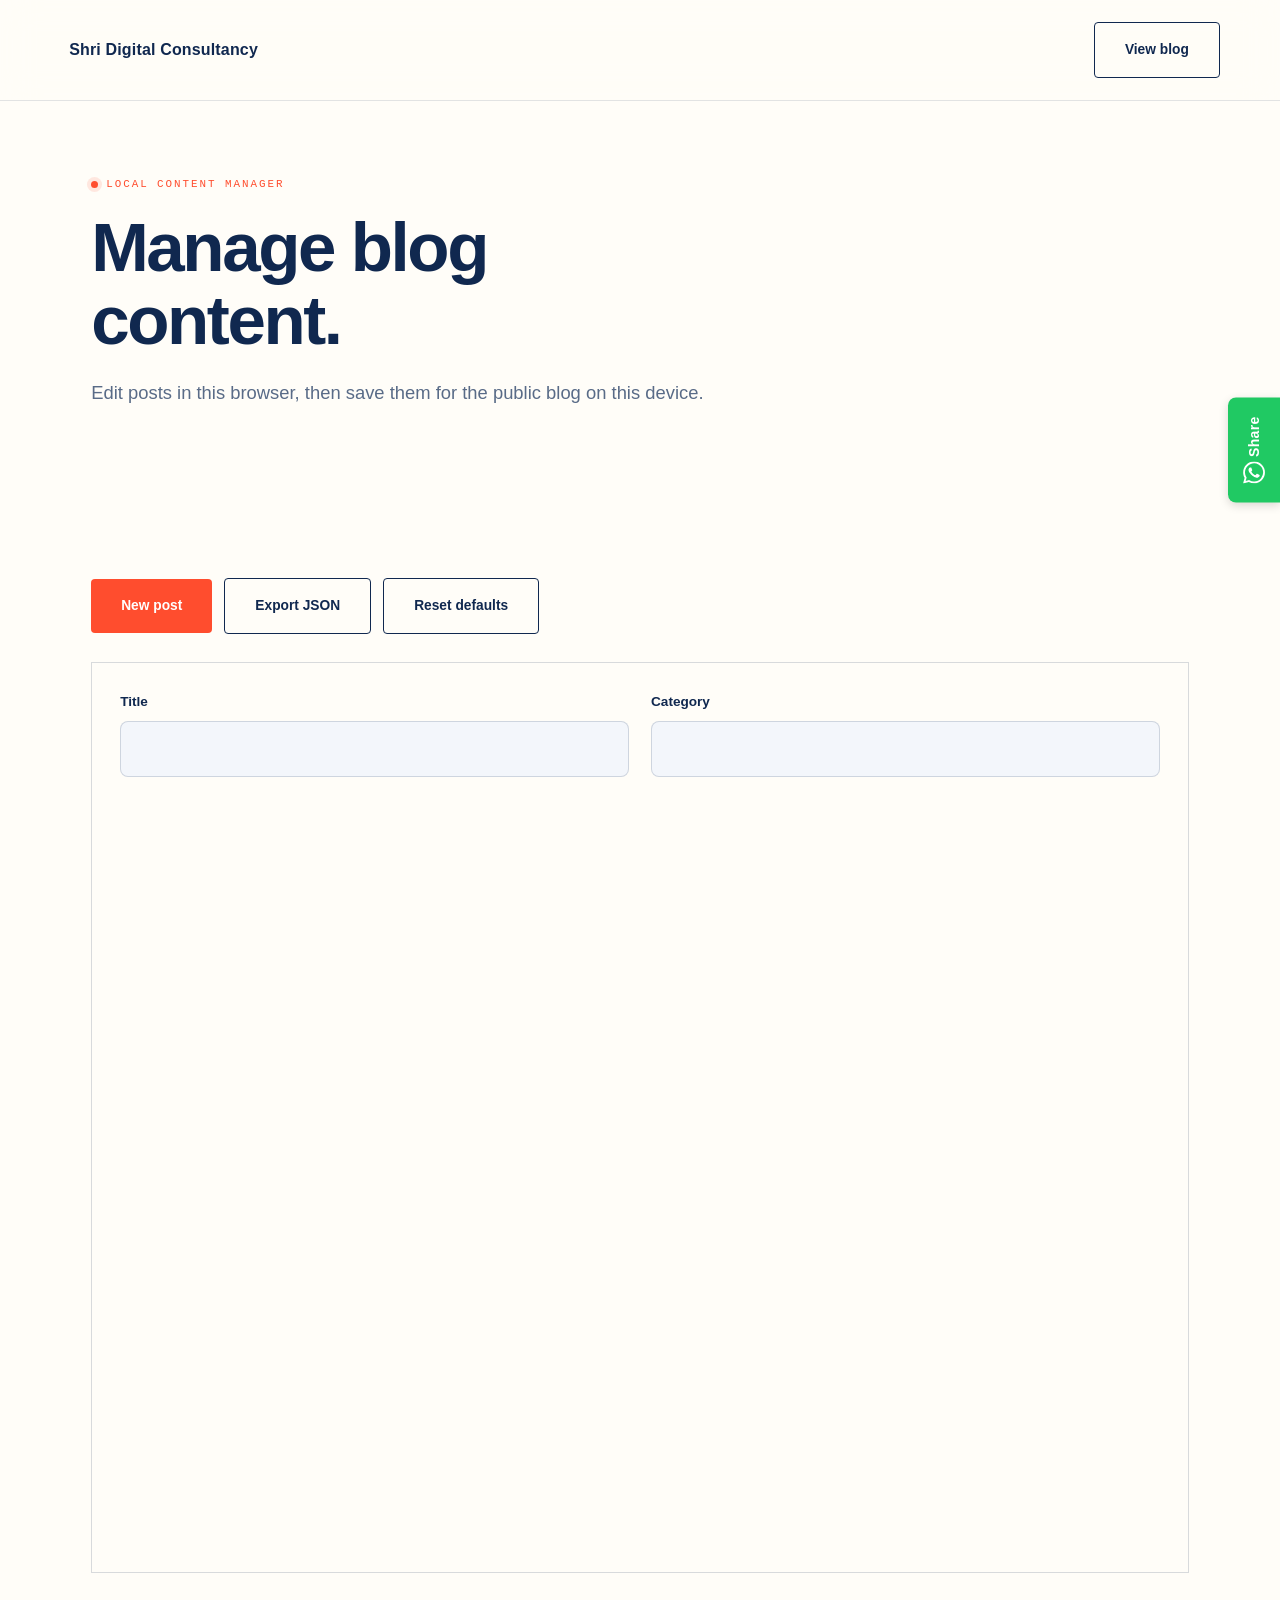
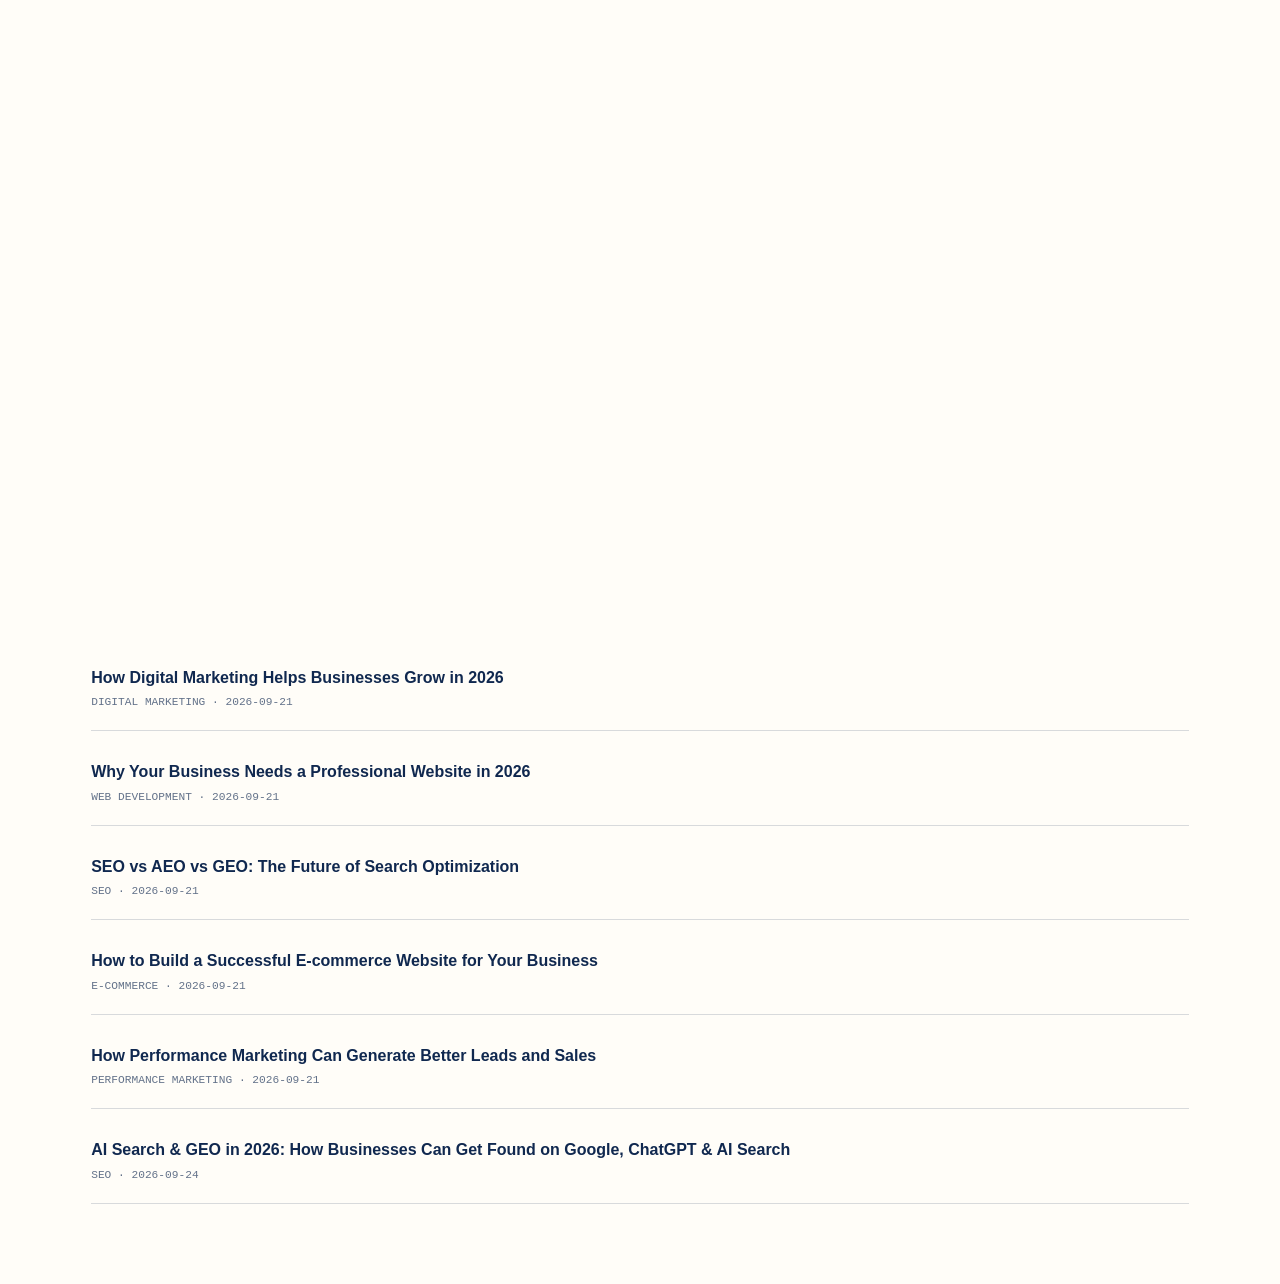
<file: blog-admin.html>
<!DOCTYPE html>
<html lang="en">
<head>
<meta charset="UTF-8"><meta name="viewport" content="width=device-width, initial-scale=1.0">
<title>Blog Manager | Shri Digital Consultancy</title>
<meta name="robots" content="noindex, nofollow">
<link rel="stylesheet" href="style.css"><script src="blog-posts.js" defer></script><script src="script.js" defer></script>
</head>
<body>
<header class="site-header"><div class="container header-inner"><a href="/" class="logo">Shri Digital Consultancy</a><a href="blog.html" class="btn btn-outline">View blog</a></div></header>
<main id="main"><section class="hero hero-simple"><div class="container"><div class="eyebrow">Local content manager</div><h1>Manage blog<br>content.</h1><p class="lede">Edit posts in this browser, then save them for the public blog on this device.</p></div></section>
<section class="section-tight"><div class="container"><div class="blog-admin-toolbar"><button id="new-post" class="btn btn-accent">New post</button><button id="export-posts" class="btn btn-outline">Export JSON</button><button id="reset-posts" class="btn btn-outline">Reset defaults</button><span id="admin-status" role="status"></span></div><form id="blog-editor" class="blog-editor">

  <input type="hidden" id="post-index">

  <div class="form-grid">

    <div class="form-group">
      <label for="post-title">Title</label>
      <input id="post-title" required>
    </div>

    <div class="form-group">
      <label for="post-category">Category</label>
      <input id="post-category" required>
    </div>

    <div class="form-group">
      <label for="post-date">Date</label>
      <input id="post-date" type="date" required>
    </div>

    <div class="form-group">
      <label for="post-slug">Slug</label>
      <input id="post-slug" required>
    </div>

    <div class="form-group full">
      <label for="post-image">Blog Image</label>
      <input
        id="post-image"
        type="text"
        placeholder="assets/images/Blog1.png"
      >
    </div>

    <div class="form-group full">
      <label for="post-url">Blog Page URL</label>
      <input
        id="post-url"
        type="text"
        placeholder="Blogs/how-digital-marketing-helps-businesses-grow-2026.html"
      >
    </div>

    <div class="form-group full">
      <label for="post-excerpt">Excerpt</label>
      <textarea id="post-excerpt" required></textarea>
    </div>

    <div class="form-group full">
      <label for="post-body">Article body</label>
      <textarea
        id="post-body"
        class="blog-body-input"
        required
      ></textarea>
    </div>

    <div class="form-group full">
      <button class="btn btn-primary" type="submit">
        Save post
      </button>
    </div>

  </div>

</form><input type="hidden" id="post-index"><div class="form-grid"><div class="form-group"><label for="post-title">Title</label><input id="post-title" required></div><div class="form-group"><label for="post-category">Category</label><input id="post-category" required></div><div class="form-group"><label for="post-date">Date</label><input id="post-date" type="date" required></div><div class="form-group"><label for="post-slug">Slug</label><input id="post-slug" required></div><div class="form-group full"><label for="post-excerpt">Excerpt</label><textarea id="post-excerpt" required></textarea></div><div class="form-group full"><label for="post-body">Article body</label><textarea id="post-body" class="blog-body-input" required></textarea></div><div class="form-group full"><button class="btn btn-primary" type="submit">Save post</button></div></div></form><div id="admin-posts" class="admin-post-list"></div></div></section></main>
<script>
document.addEventListener('DOMContentLoaded', () => {

  const editor = document.getElementById('blog-editor');
  const status = document.getElementById('admin-status');
  const list = document.getElementById('admin-posts');

  let posts = getBlogPosts();

  const fields = [
    'title',
    'category',
    'date',
    'slug',
    'image',
    'url',
    'excerpt',
    'body'
  ];

  const setStatus = (text) => {

    status.textContent = text;

    window.setTimeout(() => {
      status.textContent = '';
    }, 2200);

  };


  /* =========================
     RENDER POSTS
  ========================= */

  const render = () => {

    list.innerHTML = '';

    posts.forEach((post, index) => {

      const item = document.createElement('div');

      item.className = 'admin-post-item';

      item.innerHTML = `

        <div>

          <strong>${post.title}</strong>

          <span>
            ${post.category} · ${post.date}
          </span>

        </div>

        <button
          class="btn btn-outline"
          data-edit="${index}"
          type="button"
        >
          Edit
        </button>

        <button
          class="btn btn-outline"
          data-delete="${index}"
          type="button"
        >
          Delete
        </button>

      `;

      list.appendChild(item);

    });

  };


  /* =========================
     FILL EDITOR
  ========================= */

  const fill = (post, index) => {

    document.getElementById('post-index').value = index;

    fields.forEach(field => {

      const input = document.getElementById('post-' + field);

      if (input) {
        input.value = post[field] || '';
      }

    });

    window.scrollTo({
      top: editor.offsetTop - 100,
      behavior: 'smooth'
    });

  };


  /* =========================
     NEW POST
  ========================= */

  document.getElementById('new-post').onclick = () => {

    fill(
      {
        title: '',
        category: 'Digital Marketing',
        date: new Date().toISOString().slice(0, 10),
        slug: 'new-post',
        image: '',
        url: '',
        excerpt: '',
        body: ''
      },
      ''
    );

  };


  /* =========================
     RESET DEFAULTS
  ========================= */

  document.getElementById('reset-posts').onclick = () => {

    posts = defaultBlogPosts.map(post => ({
      ...post
    }));

    saveBlogPosts(posts);

    render();

    setStatus('Defaults restored');

  };


  /* =========================
     EXPORT JSON
  ========================= */

  document.getElementById('export-posts').onclick = () => {

    const blob = new Blob(
      [JSON.stringify(posts, null, 2)],
      {
        type: 'application/json'
      }
    );

    const link = document.createElement('a');

    link.href = URL.createObjectURL(blob);

    link.download = 'blog-posts.json';

    link.click();

    URL.revokeObjectURL(link.href);

  };


  /* =========================
     SAVE POST
  ========================= */

  editor.onsubmit = (event) => {

    event.preventDefault();

    const post = {};

    fields.forEach(field => {

      const input = document.getElementById('post-' + field);

      post[field] = input
        ? input.value.trim()
        : '';

    });

    const index =
      document.getElementById('post-index').value;


    if (index === '') {

      posts.unshift(post);

    } else {

      posts[Number(index)] = post;

    }


    saveBlogPosts(posts);

    render();

    editor.reset();

    document.getElementById('post-index').value = '';

    setStatus('Post saved on this device');

  };


  /* =========================
     EDIT / DELETE
  ========================= */

  list.onclick = (event) => {

    const edit = event.target.dataset.edit;

    const remove = event.target.dataset.delete;


    if (edit !== undefined) {

      fill(
        posts[Number(edit)],
        edit
      );

    }


    if (remove !== undefined) {

      const confirmed = confirm(
        'Delete this blog post?'
      );

      if (!confirmed) return;


      posts.splice(
        Number(remove),
        1
      );

      saveBlogPosts(posts);

      render();

      setStatus('Post deleted');

    }

  };


  /* =========================
     INITIAL LOAD
  ========================= */

  render();

});
</script>
<!-- ================= WHATSAPP SHARE BUTTON ================= -->
<a
  href="https://wa.me/919967943460?text=Hi%20Shri%20Digital%20Consultancy%2C%20I%20would%20like%20to%20make%20an%20inquiry."
  class="whatsapp-share"
  target="_blank"
  rel="noopener noreferrer"
  aria-label="Contact Shri Digital Consultancy on WhatsApp"
>
  <span class="whatsapp-share-text">Share</span>

  <span class="whatsapp-share-icon">
    <svg
      viewBox="0 0 24 24"
      xmlns="http://www.w3.org/2000/svg"
      aria-hidden="true"
    >
      <path d="M20.52 3.48A11.86 11.86 0 0 0 12.08 0C5.52 0 .18 5.34.18 11.9c0 2.1.55 4.15 1.6 5.96L.1 24l6.28-1.65a11.88 11.88 0 0 0 5.69 1.45h.01c6.55 0 11.88-5.34 11.88-11.9 0-3.18-1.23-6.16-3.44-8.42ZM12.08 21.8h-.01a9.87 9.87 0 0 1-5.03-1.38l-.36-.21-3.73.98 1-3.64-.23-.37a9.87 9.87 0 1 1 8.36 4.62Zm5.42-7.4c-.3-.15-1.77-.87-2.04-.97-.27-.1-.47-.15-.67.15-.2.3-.77.97-.94 1.17-.17.2-.35.22-.65.07-.3-.15-1.25-.46-2.38-1.47-.88-.79-1.47-1.76-1.64-2.06-.17-.3-.02-.46.13-.61.13-.13.3-.35.45-.52.15-.17.2-.3.3-.5.1-.2.05-.37-.02-.52-.07-.15-.67-1.62-.92-2.22-.24-.58-.49-.5-.67-.51h-.57c-.2 0-.52.07-.79.37-.27.3-1.04 1.02-1.04 2.49s1.07 2.89 1.22 3.09c.15.2 2.1 3.2 5.08 4.49.71.31 1.26.5 1.69.64.71.23 1.36.2 1.87.12.57-.09 1.77-.72 2.02-1.42.25-.7.25-1.3.17-1.42-.07-.12-.27-.2-.57-.35Z"/>
    </svg>
  </span>
</a>

<style>
/* ================= WHATSAPP SHARE BUTTON ================= */

.whatsapp-share {
  position: fixed;
  right: 0;
  top: 50%;
  transform: translateY(-50%);

  width: 52px;
  height: 105px;

  background: #20c963;
  color: #ffffff;

  display: flex;
  flex-direction: column;
  align-items: center;
  justify-content: center;

  gap: 5px;

  text-decoration: none;
  border-radius: 8px 0 0 8px;

  box-shadow: 0 3px 10px rgba(0, 0, 0, 0.15);

  z-index: 99999;
  transition: all 0.25s ease;
}

/* Hover */
.whatsapp-share:hover {
  width: 56px;
  background: #1db954;
  color: #ffffff;
}

/* Share text */
.whatsapp-share-text {
  writing-mode: vertical-rl;
  transform: rotate(180deg);

  font-size: 14px;
  font-weight: 600;
  line-height: 1;
  letter-spacing: 0.3px;

  color: #ffffff;
}

/* WhatsApp icon */
.whatsapp-share-icon {
  width: 22px;
  height: 22px;

  display: flex;
  align-items: center;
  justify-content: center;
}

.whatsapp-share-icon svg {
  width: 22px;
  height: 22px;

  display: block;
  fill: #ffffff;
}

/* Mobile */
@media (max-width: 600px) {
  .whatsapp-share {
    width: 48px;
    height: 98px;
    border-radius: 7px 0 0 7px;
  }

  .whatsapp-share-text {
    font-size: 13px;
  }

  .whatsapp-share-icon,
  .whatsapp-share-icon svg {
    width: 20px;
    height: 20px;
  }
}

/* ================= END WHATSAPP SHARE BUTTON ================= */
</style>
</body>
</html>
</file>
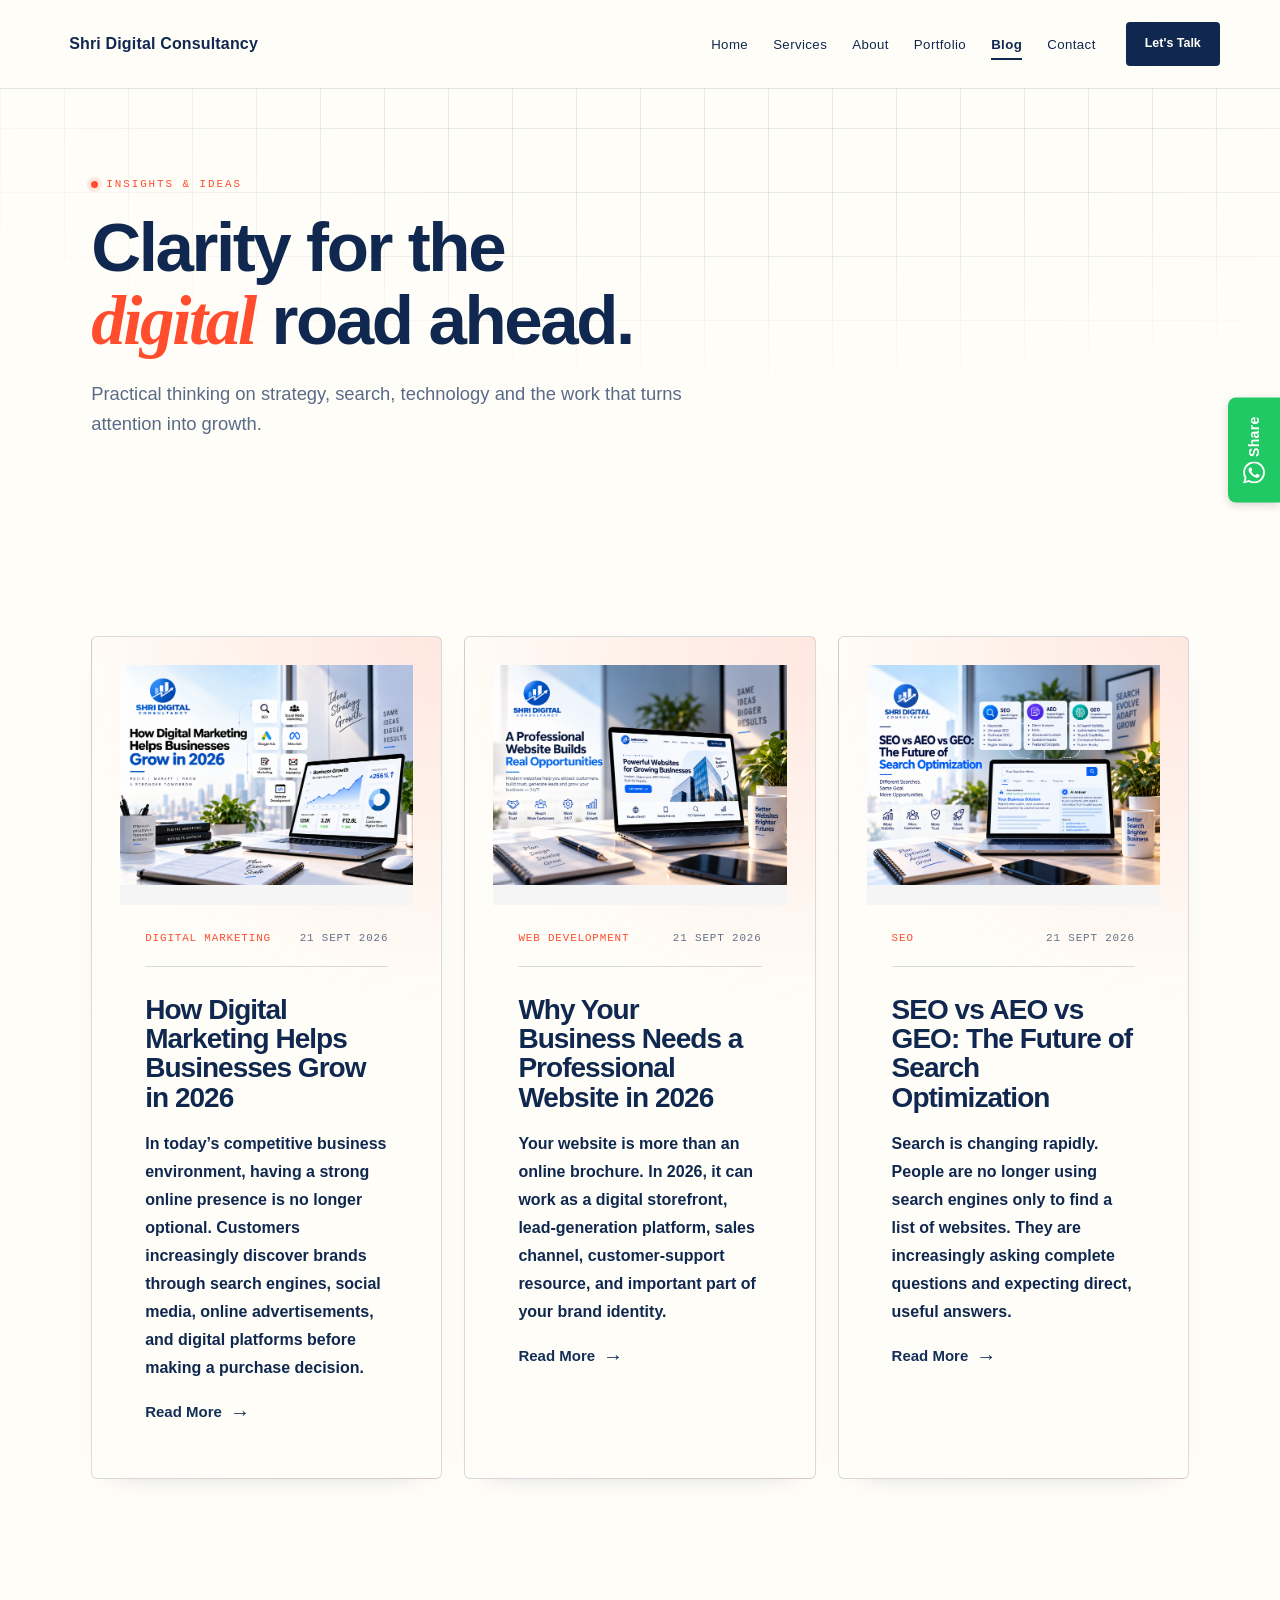
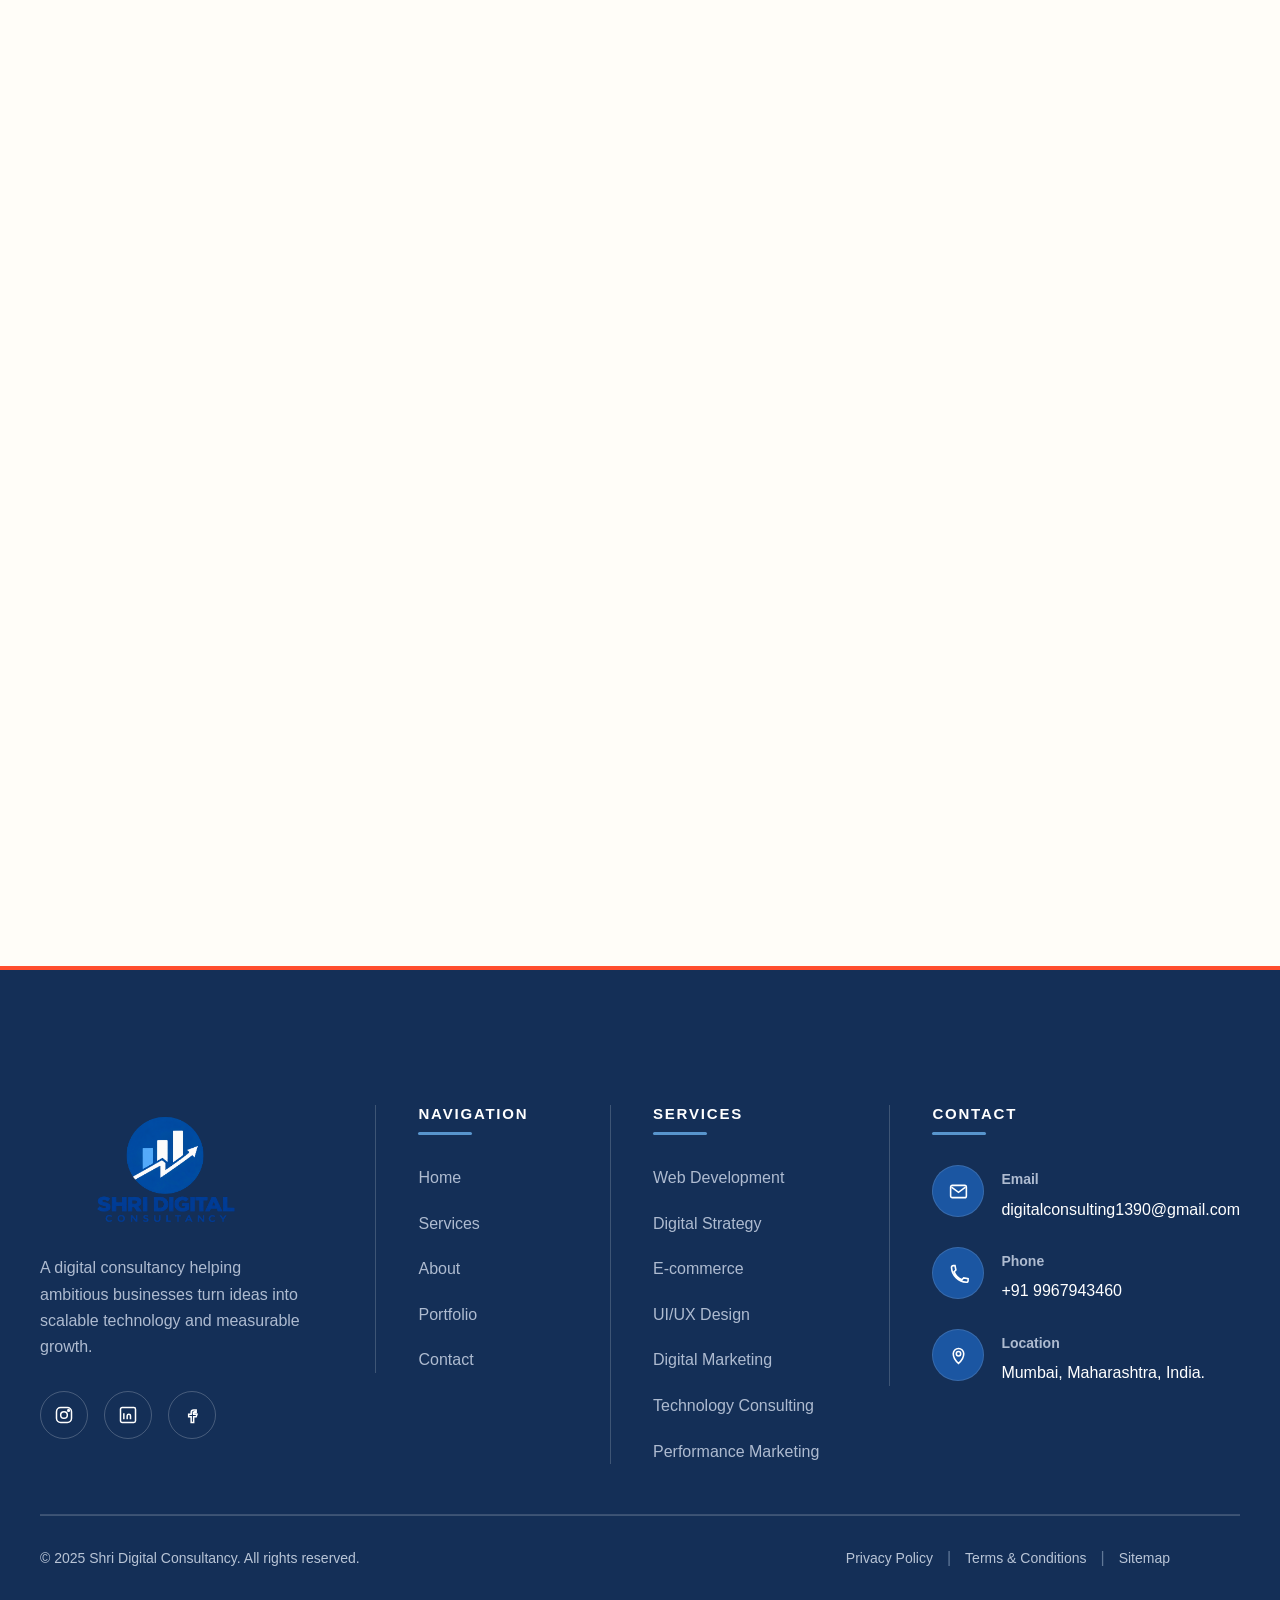
<file: blog.html>
<!DOCTYPE html>
<html lang="en">
<head>
<meta charset="UTF-8">
<meta name="viewport" content="width=device-width, initial-scale=1.0">
<title>Digital Marketing Blog | SEO, Web & E-commerce Insights | Shri Digital</title>
<meta name="description" content="Explore digital marketing, SEO, web development, eCommerce, technology and growth insights from Shri Digital Consultancy to build and grow your business online.">
<meta name="keywords" content="digital marketing blog, SEO strategy, web development, digital consultancy Mumbai">
<link rel="canonical" href="blog.html">
<meta property="og:title" content="Digital Marketing Insights | Shri Digital Consultancy">
<meta property="og:description" content="Practical insights on digital strategy, SEO, websites and growth.">
<link rel="stylesheet" href="style.css">
<link rel="icon" type="image/svg+xml" href="assets/logos/shri-digital-favicon.svg">
<script src="blog-posts.js" defer></script>
<script src="script.js" defer></script>
</head>
<body>
<header class="site-header">
  <div class="container header-inner">
    <a href="/" class="logo">Shri Digital Consultancy</a>
    <nav class="nav-desktop" aria-label="Primary"><ul class="nav-links">
      <li><a href="/">Home</a></li><li><a href="services.html">Services</a><div class="services-menu"><a href="services.html#digital-strategy">Digital Strategy</a><a href="services.html#web-development">Web Development</a><a href="services.html#ecommerce-development">E-commerce Development</a><a href="services.html#ui-ux-design">UI/UX Design</a><a href="services.html#digital-marketing">Digital Marketing</a><a href="services.html#technology-consulting">Technology Consulting</a><a href="services.html#performance-marketing">Performance Marketing</a><a href="services.html#app-design-development">App Design & Development</a><a href="services.html#performance-marketing">Affiliate Marketing</a><a href="services.html#performance-marketing">Influencer Marketing</a><a href="services.html#performance-marketing">PR Marketing</a><a href="services.html#newspaper-banner-ads">Newspaper & Banner Ads</a></div></li><li><a href="about.html">About</a></li><li><a href="portfolio.html">Portfolio</a></li><li><a class="active" href="blog.html">Blog</a></li><li><a href="contact.html">Contact</a></li>
    </ul><div class="nav-cta"><a href="contact.html" class="btn btn-primary">Let's Talk</a></div></nav>
    <button class="hamburger" aria-label="Toggle menu" aria-expanded="false"><span></span><span></span><span></span></button>
  </div>
</header>
<nav class="mobile-nav" aria-label="Mobile"><button class="mobile-nav-close" type="button" aria-label="Close menu">&times;</button><a href="index.html"><span>01</span>Home</a><a href="services.html"><span>02</span>Services</a><a class="mobile-service-link" href="services.html#digital-strategy">Digital Strategy</a><a class="mobile-service-link" href="services.html#web-development">Web Development</a><a class="mobile-service-link" href="services.html#ecommerce-development">E-commerce Development</a><a class="mobile-service-link" href="services.html#ui-ux-design">UI/UX Design</a><a class="mobile-service-link" href="services.html#digital-marketing">Digital Marketing</a><a class="mobile-service-link" href="services.html#technology-consulting">Technology Consulting</a><a class="mobile-service-link" href="services.html#performance-marketing">Performance Marketing</a><a class="mobile-service-link" href="services.html#app-design-development">App Design & Development</a><a class="mobile-service-link" href="services.html#performance-marketing">Affiliate Marketing</a><a class="mobile-service-link" href="services.html#performance-marketing">Influencer Marketing</a><a class="mobile-service-link" href="services.html#performance-marketing">PR Marketing</a><a class="mobile-service-link" href="services.html#newspaper-banner-ads">Newspaper & Banner Ads</a><a href="about.html"><span>03</span>About</a><a href="portfolio.html"><span>04</span>Portfolio</a><a href="blog.html"><span>05</span>Blog</a><a href="contact.html"><span>06</span>Contact</a></nav>
<main id="main">
  <section class="hero hero-simple blog-hero"><div class="hero-grid-bg" aria-hidden="true"></div><div class="container"><div class="eyebrow">Insights &amp; Ideas</div><h1>Clarity for the<br><em>digital</em> road ahead.</h1><p class="lede">Practical thinking on strategy, search, technology and the work that turns attention into growth.</p></div></section>
  <section class="section"><div class="container"><div id="blog-list" class="blog-grid" aria-live="polite"></div></div></section>
</main>
<!-- ============ FOOTER ============ -->
<footer class="site-footer" style="background:#142f57;color:#fff;width:100%;padding:65px 0 0;box-sizing:border-box;">

  <div class="container" style="width:100%;max-width:1360px;margin:0 auto;padding:0 40px;box-sizing:border-box;">

    <!-- FOOTER TOP -->
    <div class="footer-top"
      style="display:grid;grid-template-columns:1.25fr .8fr 1fr 1.25fr;gap:55px;padding-bottom:50px;box-sizing:border-box;">

      <!-- BRAND -->
      <div class="footer-brand" style="padding-right:15px;box-sizing:border-box;">

        <a href="/"
          aria-label="Shri Digital Consultancy home"
          style="display:block;width:100%;text-decoration:none;margin:0 0 25px;">

          <img
            src="assets/images/shri_logo.png"
            alt="Shri Digital Consultancy"
            style="display:block;width:250px;height:auto;max-width:100%;object-fit:contain;"
          >

        </a>

        <p style="max-width:390px;margin:0 0 30px;color:#aebbd0;font-size:16px;line-height:1.65;font-weight:500;">
          A digital consultancy helping ambitious businesses turn ideas into scalable technology and measurable growth.
        </p>

        <!-- SOCIAL -->
        <div style="display:flex;align-items:center;gap:16px;">

          <!-- Instagram -->
          <a href="https://www.instagram.com/shridigitalconsultancy"
            aria-label="Instagram"
            style="width:48px;height:48px;border:1px solid rgba(255,255,255,.22);border-radius:50%;display:flex;align-items:center;justify-content:center;color:#fff;text-decoration:none;box-sizing:border-box;">

            <svg viewBox="0 0 24 24"
              fill="none"
              stroke="currentColor"
              stroke-width="1.8"
              style="width:20px;height:20px;">

              <rect x="3" y="3" width="18" height="18" rx="5"/>
              <circle cx="12" cy="12" r="4"/>
              <circle cx="17.5" cy="6.5" r="1"/>

            </svg>
          </a>


          <!-- LinkedIn -->
          <a
            href="https://www.linkedin.com/company/shridigitalconsultancy"
            aria-label="LinkedIn"
            target="_blank"
            rel="noopener"
            style="width:48px;height:48px;border:1px solid rgba(255,255,255,.22);border-radius:50%;display:flex;align-items:center;justify-content:center;color:#fff;text-decoration:none;box-sizing:border-box;">

            <svg viewBox="0 0 24 24"
              fill="none"
              stroke="currentColor"
              stroke-width="1.8"
              style="width:20px;height:20px;">

              <rect x="3" y="3" width="18" height="18" rx="2"/>
              <path d="M7 10v7M7 7v.01M11 17v-4a2 2 0 014 0v4M11 13v4"/>

            </svg>
          </a>


          <!-- Facebook -->
          <a href="https://www.facebook.com/shridigitalconsultant"
            aria-label="Facebook"
            style="width:48px;height:48px;border:1px solid rgba(255,255,255,.22);border-radius:50%;display:flex;align-items:center;justify-content:center;color:#fff;text-decoration:none;box-sizing:border-box;">

            <svg viewBox="0 0 24 24"
              fill="none"
              stroke="currentColor"
              stroke-width="1.8"
              style="width:20px;height:20px;">

              <path d="M14 9h3V6h-3a3 3 0 00-3 3v2H8v3h3v7h3v-7h3l1-3h-4V9a1 1 0 011-1z"/>

            </svg>
          </a>

        </div>

      </div>


      <!-- NAVIGATION -->
      <div class="footer-col"
        style="border-left:1px solid rgba(255,255,255,.18);padding-left:42px;box-sizing:border-box;">

        <h4 style="margin:0 0 30px;color:#fff;font-size:15px;font-weight:700;text-transform:uppercase;letter-spacing:1.8px;line-height:1.2;">

          Navigation

          <span style="display:none;width:55px;height:3px;background:#4ba9ee;margin-top:12px;border-radius:2px;"></span>

        </h4>

        <ul style="list-style:none;margin:0;padding:0;">

          <li style="margin:0 0 20px;">
            <a href="/"
              style="color:#aebbd0;font-size:16px;font-weight:500;text-decoration:none;">
              Home
            </a>
          </li>

          <li style="margin:0 0 20px;">
            <a href="services.html"
              style="color:#aebbd0;font-size:16px;font-weight:500;text-decoration:none;">
              Services
            </a>
          </li>

          <li style="margin:0 0 20px;">
            <a href="about.html"
              style="color:#aebbd0;font-size:16px;font-weight:500;text-decoration:none;">
              About
            </a>
          </li>

          <li style="margin:0 0 20px;">
            <a href="portfolio.html"
              style="color:#aebbd0;font-size:16px;font-weight:500;text-decoration:none;">
              Portfolio
            </a>
          </li>

          <li style="margin:0;">
            <a href="contact.html"
              style="color:#aebbd0;font-size:16px;font-weight:500;text-decoration:none;">
              Contact
            </a>
          </li>

        </ul>

      </div>


      <!-- SERVICES -->
      <div class="footer-col"
        style="border-left:1px solid rgba(255,255,255,.18);padding-left:42px;box-sizing:border-box;">

        <h4 style="margin:0 0 30px;color:#fff;font-size:15px;font-weight:700;text-transform:uppercase;letter-spacing:1.8px;line-height:1.2;">

          Services

          <span style="display:none;width:55px;height:3px;background:#4ba9ee;margin-top:12px;border-radius:2px;"></span>

        </h4>

        <ul style="list-style:none;margin:0;padding:0;">

          <li style="margin:0 0 20px;">
            <a href="services.html" style="color:#aebbd0;font-size:16px;font-weight:500;text-decoration:none;">
              Web Development
            </a>
          </li>

          <li style="margin:0 0 20px;">
            <a href="services.html" style="color:#aebbd0;font-size:16px;font-weight:500;text-decoration:none;">
              Digital Strategy
            </a>
          </li>

          <li style="margin:0 0 20px;">
            <a href="services.html" style="color:#aebbd0;font-size:16px;font-weight:500;text-decoration:none;">
              E-commerce
            </a>
          </li>

          <li style="margin:0 0 20px;">
            <a href="services.html" style="color:#aebbd0;font-size:16px;font-weight:500;text-decoration:none;">
              UI/UX Design
            </a>
          </li>

          <li style="margin:0 0 20px;">
            <a href="services.html" style="color:#aebbd0;font-size:16px;font-weight:500;text-decoration:none;">
              Digital Marketing
            </a>
          </li>

          <li style="margin:0 0 20px;">
            <a href="services.html" style="color:#aebbd0;font-size:16px;font-weight:500;text-decoration:none;">
              Technology Consulting
            </a>
          </li>

          <li style="margin:0;">
            <a href="services.html#performance-marketing"
              style="color:#aebbd0;font-size:16px;font-weight:500;text-decoration:none;">
              Performance Marketing
            </a>
          </li>

        </ul>

      </div>


      <!-- CONTACT -->
      <div class="footer-col"
        style="border-left:1px solid rgba(255,255,255,.18);padding-left:42px;box-sizing:border-box;">

        <h4 style="margin:0 0 30px;color:#fff;font-size:15px;font-weight:700;text-transform:uppercase;letter-spacing:1.8px;line-height:1.2;">

          Contact

          <span style="display:none;width:55px;height:3px;background:#4ba9ee;margin-top:12px;border-radius:2px;"></span>

        </h4>


        <!-- EMAIL -->
        <div style="display:flex;align-items:flex-start;gap:17px;margin:0 0 25px;">

          <span style="flex:0 0 52px;width:52px;height:52px;background:#1b56a2;border:1px solid rgba(255,255,255,.12);border-radius:50%;display:flex;align-items:center;justify-content:center;box-sizing:border-box;">

            <svg viewBox="0 0 24 24"
              fill="none"
              stroke="currentColor"
              stroke-width="1.8"
              style="width:21px;height:21px;color:#fff;">

              <rect x="3" y="5" width="18" height="14" rx="2"/>
              <path d="M4 7l8 6 8-6"/>

            </svg>

          </span>

          <div style="padding-top:3px;min-width:0;">

            <span style="display:block;color:#aebbd0;font-size:14px;font-weight:600;margin:0 0 6px;">
              Email
            </span>

            <a
              href="mailto:digitalconsulting1390@gmail.com"
              style="color:#fff;font-size:16px;font-weight:500;line-height:1.5;text-decoration:none">
              digitalconsulting1390@gmail.com
            </a>

          </div>

        </div>


        <!-- PHONE -->
        <div style="display:flex;align-items:flex-start;gap:17px;margin:0 0 25px;">

          <span style="flex:0 0 52px;width:52px;height:52px;background:#1b56a2;border:1px solid rgba(255,255,255,.12);border-radius:50%;display:flex;align-items:center;justify-content:center;box-sizing:border-box;">

            <svg viewBox="0 0 24 24"
              fill="none"
              stroke="currentColor"
              stroke-width="1.8"
              style="width:21px;height:21px;color:#fff;">

              <path d="M6 3h2l1 5-2 2a15 15 0 009 9l2-2 5 1v2a2 2 0 01-2 2A18 18 0 014 5a2 2 0 012-2z"/>

            </svg>

          </span>

          <div style="padding-top:3px;">

            <span style="display:block;color:#aebbd0;font-size:14px;font-weight:600;margin:0 0 6px;">
              Phone
            </span>

            <a
              href="tel:+919967943460"
              style="color:#fff;font-size:16px;font-weight:500;line-height:1.5;text-decoration:none;">
              +91 9967943460
            </a>

          </div>

        </div>


        <!-- LOCATION -->
        <div style="display:flex;align-items:flex-start;gap:17px;margin:0;">

          <span style="flex:0 0 52px;width:52px;height:52px;background:#1b56a2;border:1px solid rgba(255,255,255,.12);border-radius:50%;display:flex;align-items:center;justify-content:center;box-sizing:border-box;">

            <svg viewBox="0 0 24 24"
              fill="none"
              stroke="currentColor"
              stroke-width="1.8"
              style="width:21px;height:21px;color:#fff;">

              <path d="M12 21s6-5.2 6-11a6 6 0 10-12 0c0 5.8 6 11 6 11z"/>
              <circle cx="12" cy="10" r="2.5"/>

            </svg>

          </span>

          <div style="padding-top:3px;">

            <span style="display:block;color:#aebbd0;font-size:14px;font-weight:600;margin:0 0 6px;">
              Location
            </span>

            <span style="color:#fff;font-size:16px;font-weight:500;line-height:1.5;">
              Mumbai, Maharashtra, India.
            </span>

          </div>

        </div>

      </div>

    </div>


    <!-- FOOTER BOTTOM -->
    <div
      style="min-height:85px;border-top:1px solid rgba(255,255,255,.18);display:flex;align-items:center;justify-content:space-between;position:relative;box-sizing:border-box;">

      <p style="margin:0;color:#b8c4d6;font-size:14px;font-weight:500;">
        © 2025 Shri Digital Consultancy. All rights reserved.
      </p>

      <div style="display:flex;align-items:center;gap:14px;padding-right:70px;">

        <a href="contact.html"
          style="color:#b8c4d6;font-size:14px;text-decoration:none;">
          Privacy Policy
        </a>

        <span style="color:#607897;">|</span>

        <a href="contact.html"
          style="color:#b8c4d6;font-size:14px;text-decoration:none;">
          Terms &amp; Conditions
        </a>

        <span style="color:#607897;">|</span>

        <a href="contact.html"
          style="color:#b8c4d6;font-size:14px;text-decoration:none;">
          Sitemap
        </a>

      </div>




    </div>

  </div>
</footer>
<script>
document.addEventListener('DOMContentLoaded', () => {

  const list = document.getElementById('blog-list');

  if (!list) return;

  const posts = getBlogPosts();

  list.innerHTML = '';

  posts.forEach(post => {

    const article = document.createElement('article');

    article.className = 'blog-card reveal';

    article.id = post.slug;

    const formattedDate = new Date(
      post.date + 'T00:00:00'
    ).toLocaleDateString('en-IN', {
      day: 'numeric',
      month: 'short',
      year: 'numeric'
    });

    article.innerHTML = `

      <!-- BLOG IMAGE -->
      <div class="blog-card-image">
        <img
          src="${post.image}"
          alt="${post.title}"
          loading="lazy"
        >
      </div>

      <!-- BLOG CONTENT -->
      <div class="blog-card-content">

        <div class="blog-card-top">
          <span>${post.category}</span>

          <time datetime="${post.date}">
            ${formattedDate}
          </time>
        </div>

        <h2>${post.title}</h2>

        <p class="blog-excerpt">
          ${post.excerpt}
        </p>

        <!-- READ MORE -->
        <a
          href="${post.url}"
          class="blog-read-more"
          aria-label="Read ${post.title}"
        >
          Read More
          <span aria-hidden="true">→</span>
        </a>

      </div>

    `;

    list.appendChild(article);

  });

  if (typeof initScrollReveal === 'function') {
    initScrollReveal();
  }

});
</script>
<!-- ================= WHATSAPP SHARE BUTTON ================= -->
<a
  href="https://wa.me/919967943460?text=Hi%20Shri%20Digital%20Consultancy%2C%20I%20would%20like%20to%20make%20an%20inquiry."
  class="whatsapp-share"
  target="_blank"
  rel="noopener noreferrer"
  aria-label="Contact Shri Digital Consultancy on WhatsApp"
>
  <span class="whatsapp-share-text">Share</span>

  <span class="whatsapp-share-icon">
    <svg
      viewBox="0 0 24 24"
      xmlns="http://www.w3.org/2000/svg"
      aria-hidden="true"
    >
      <path d="M20.52 3.48A11.86 11.86 0 0 0 12.08 0C5.52 0 .18 5.34.18 11.9c0 2.1.55 4.15 1.6 5.96L.1 24l6.28-1.65a11.88 11.88 0 0 0 5.69 1.45h.01c6.55 0 11.88-5.34 11.88-11.9 0-3.18-1.23-6.16-3.44-8.42ZM12.08 21.8h-.01a9.87 9.87 0 0 1-5.03-1.38l-.36-.21-3.73.98 1-3.64-.23-.37a9.87 9.87 0 1 1 8.36 4.62Zm5.42-7.4c-.3-.15-1.77-.87-2.04-.97-.27-.1-.47-.15-.67.15-.2.3-.77.97-.94 1.17-.17.2-.35.22-.65.07-.3-.15-1.25-.46-2.38-1.47-.88-.79-1.47-1.76-1.64-2.06-.17-.3-.02-.46.13-.61.13-.13.3-.35.45-.52.15-.17.2-.3.3-.5.1-.2.05-.37-.02-.52-.07-.15-.67-1.62-.92-2.22-.24-.58-.49-.5-.67-.51h-.57c-.2 0-.52.07-.79.37-.27.3-1.04 1.02-1.04 2.49s1.07 2.89 1.22 3.09c.15.2 2.1 3.2 5.08 4.49.71.31 1.26.5 1.69.64.71.23 1.36.2 1.87.12.57-.09 1.77-.72 2.02-1.42.25-.7.25-1.3.17-1.42-.07-.12-.27-.2-.57-.35Z"/>
    </svg>
  </span>
</a>

<style>
/* ================= WHATSAPP SHARE BUTTON ================= */

.whatsapp-share {
  position: fixed;
  right: 0;
  top: 50%;
  transform: translateY(-50%);

  width: 52px;
  height: 105px;

  background: #20c963;
  color: #ffffff;

  display: flex;
  flex-direction: column;
  align-items: center;
  justify-content: center;

  gap: 5px;

  text-decoration: none;
  border-radius: 8px 0 0 8px;

  box-shadow: 0 3px 10px rgba(0, 0, 0, 0.15);

  z-index: 99999;
  transition: all 0.25s ease;
}

/* Hover */
.whatsapp-share:hover {
  width: 56px;
  background: #1db954;
  color: #ffffff;
}

/* Share text */
.whatsapp-share-text {
  writing-mode: vertical-rl;
  transform: rotate(180deg);

  font-size: 14px;
  font-weight: 600;
  line-height: 1;
  letter-spacing: 0.3px;

  color: #ffffff;
}

/* WhatsApp icon */
.whatsapp-share-icon {
  width: 22px;
  height: 22px;

  display: flex;
  align-items: center;
  justify-content: center;
}

.whatsapp-share-icon svg {
  width: 22px;
  height: 22px;

  display: block;
  fill: #ffffff;
}

/* Mobile */
@media (max-width: 600px) {
  .whatsapp-share {
    width: 48px;
    height: 98px;
    border-radius: 7px 0 0 7px;
  }

  .whatsapp-share-text {
    font-size: 13px;
  }

  .whatsapp-share-icon,
  .whatsapp-share-icon svg {
    width: 20px;
    height: 20px;
  }
}
/* =========================================
   BLOG CARD IMAGE + READ MORE
========================================= */

.blog-card {
  overflow: hidden;
}

.blog-card-image {
  width: 100%;
  height: 240px;
  overflow: hidden;
  background: #f5f5f5;
}

.blog-card-image {
  width: 100%;
  overflow: hidden;
}

.blog-card-image img {
  width: 100%;
  height: auto;
  display: block;
  object-fit: contain;
  object-position: center;
  transition: transform 0.4s ease;
}

.blog-card:hover .blog-card-image img {
  transform: scale(1.03);
}

.blog-card:hover .blog-card-image img {
  transform: scale(1.04);
}

.blog-card-content {
  padding: 25px;
}

.blog-read-more {
  display: inline-flex;
  align-items: center;
  gap: 8px;
  margin-top: 18px;

  color: #142f57;
  text-decoration: none;

  font-size: 15px;
  font-weight: 700;

  transition: color 0.25s ease, gap 0.25s ease;
}

.blog-read-more span {
  font-size: 20px;
  line-height: 1;
  transition: transform 0.25s ease;
}

.blog-read-more:hover {
  color: #4ba9ee;
  gap: 12px;
}

.blog-read-more:hover span {
  transform: translateX(3px);
}


/* MOBILE */

@media (max-width: 768px) {

  .blog-card-image {
    height: 210px;
  }

  .blog-card-content {
    padding: 20px;
  }

}


/* =========================================
   END BLOG CARD
========================================= */

/* ================= END WHATSAPP SHARE BUTTON ================= */
</style>
</body>
</html>
</file>
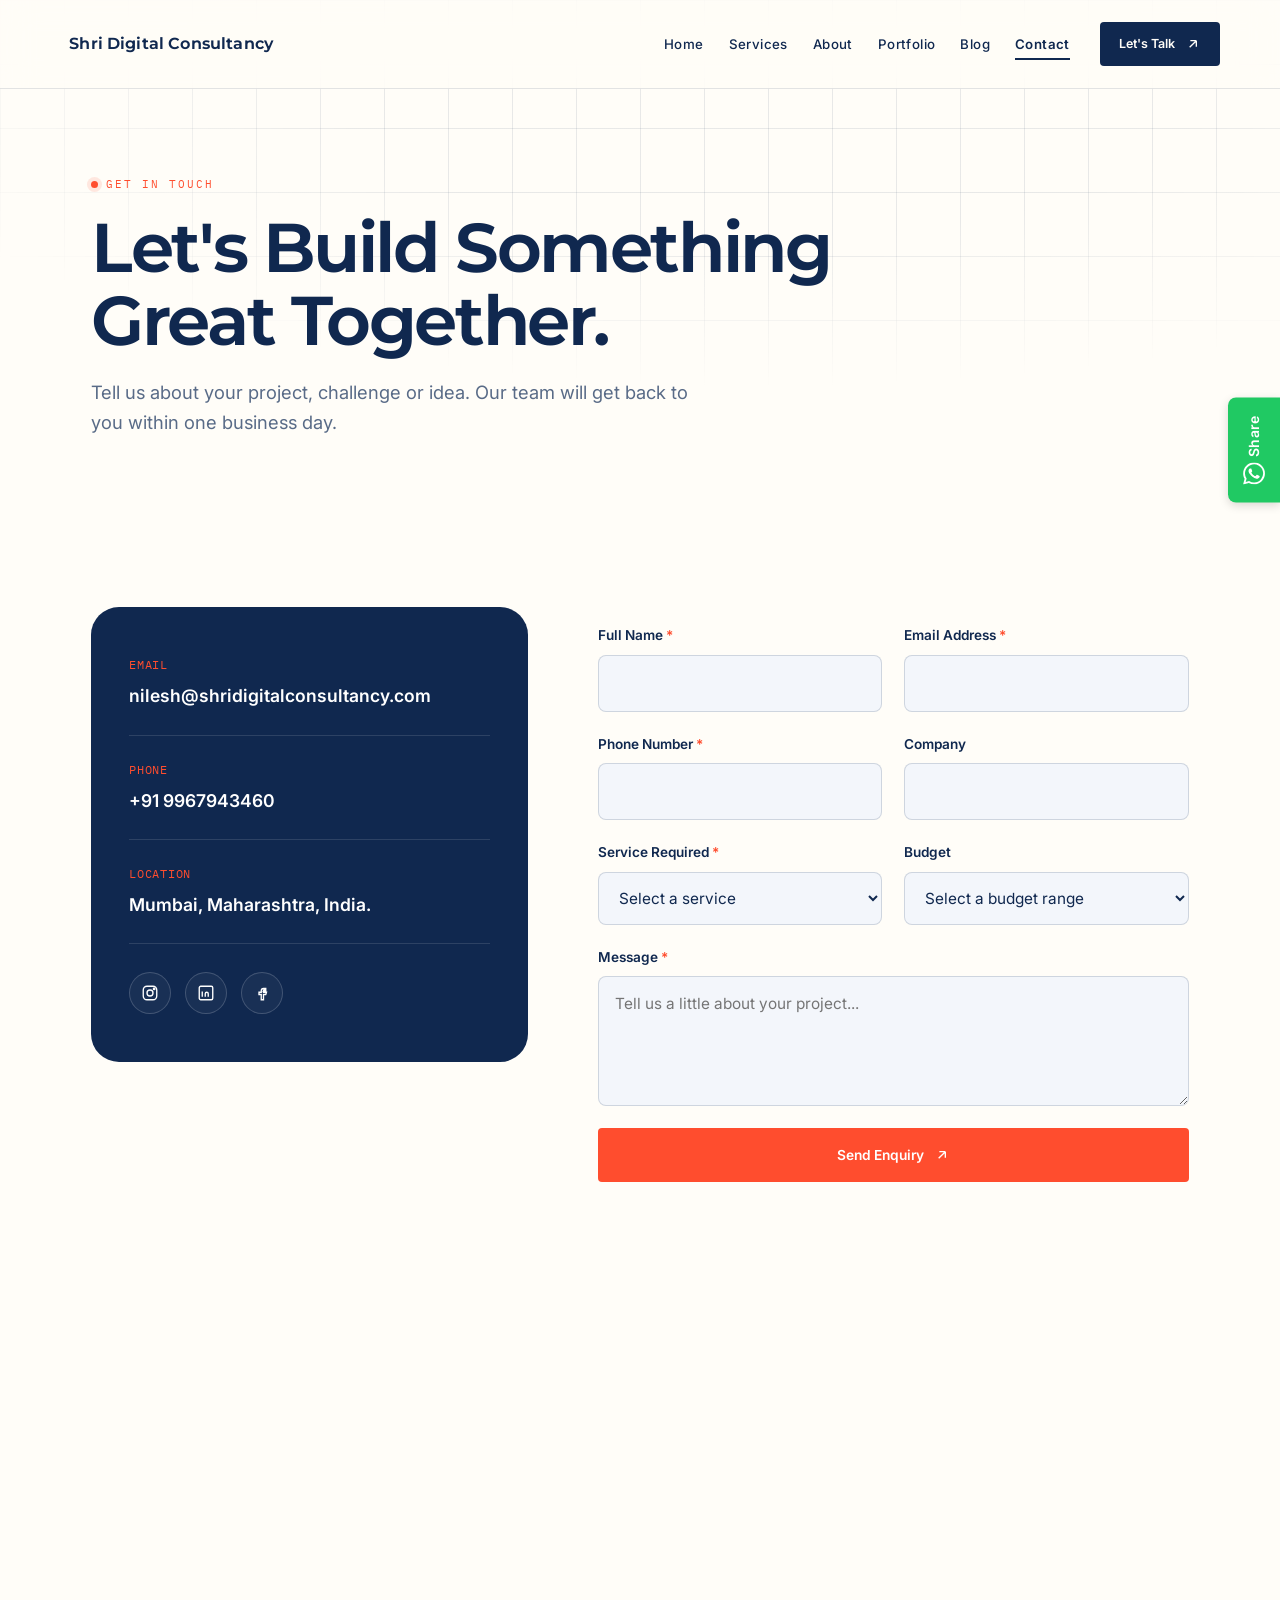
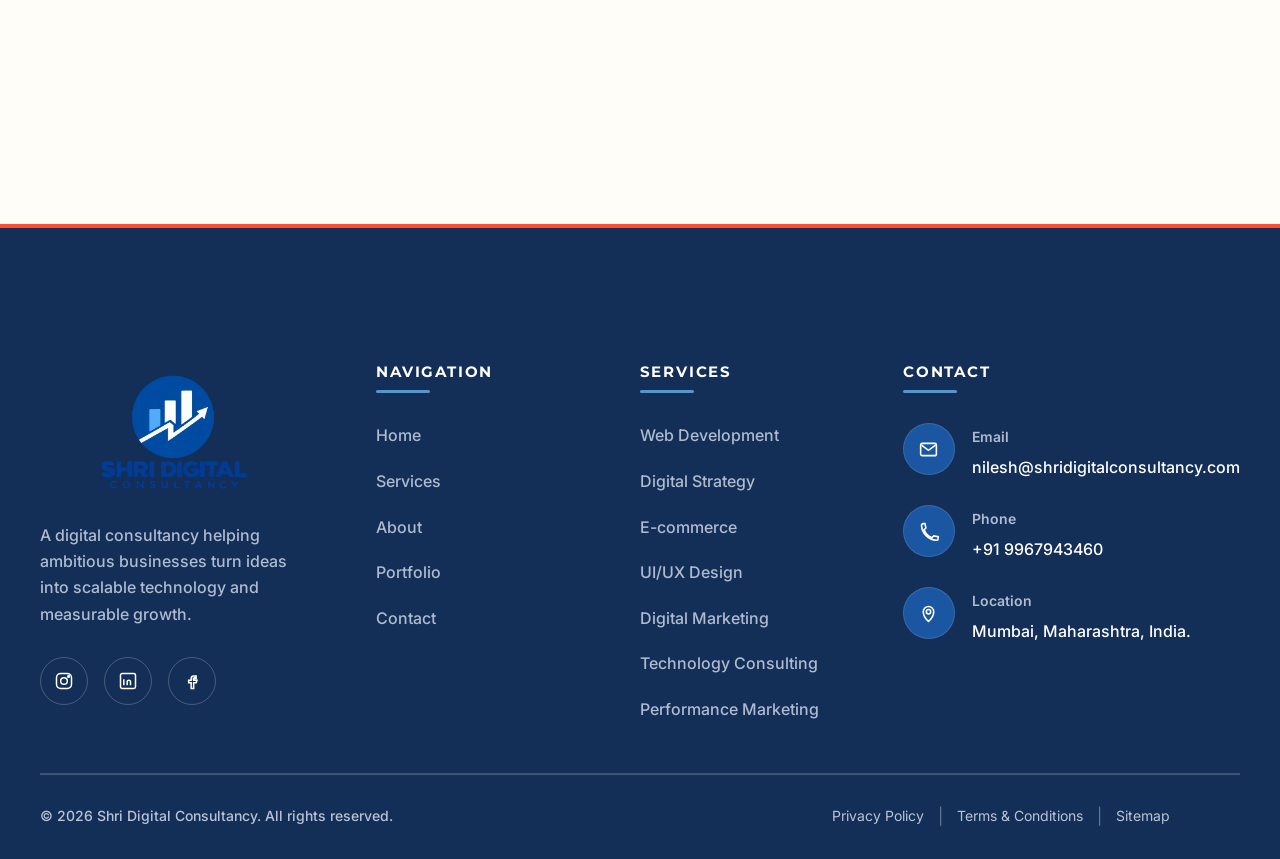
<file: contact.html>
<!DOCTYPE html>
<html lang="en">
<head>
<meta charset="UTF-8">
<meta name="viewport" content="width=device-width, initial-scale=1.0">
<title>Contact: Shri Digital Consultancy | Digital Marketing & Web Services</title>
<meta name="Let's build something great together. Contact Shri Digital Consultancy for customized web, eCommerce, digital marketing, UI/UX and technology solutions.">
<meta property="og:title" content="Contact  Shri Digital Consultancy Digital Consultancy">
<meta property="og:description" content="Let's build something great together.">
<meta property="og:type" content="website">
<link rel="preconnect" href="https://fonts.googleapis.com">
<link rel="preconnect" href="https://fonts.gstatic.com" crossorigin>
<link href="https://fonts.googleapis.com/css2?family=IBM+Plex+Mono:wght@500;600&family=Inter:wght@400;500;600;700&family=Lora:ital,wght@0,500;0,600;1,500;1,600&family=Montserrat:wght@500;600;700;800&display=swap" rel="stylesheet">
<link rel="icon" type="image/svg+xml" href="assets/logos/shri-digital-favicon.svg">
<link rel="stylesheet" href="style.css">
<script src="script.js" defer></script>
</head>
<body>

<header class="site-header">
  <div class="container header-inner">
    <a href="/" class="logo">Shri Digital Consultancy</a>
    <nav class="nav-desktop" aria-label="Primary">
      <ul class="nav-links">
        <li><a href="/">Home</a></li>
        <li><a href="services.html">Services</a><div class="services-menu"><a href="services.html#digital-strategy">Digital Strategy</a><a href="services.html#web-development">Web Development</a><a href="services.html#ecommerce-development">E-commerce Development</a><a href="services.html#ui-ux-design">UI/UX Design</a><a href="services.html#digital-marketing">Digital Marketing</a><a href="services.html#technology-consulting">Technology Consulting</a><a href="services.html#performance-marketing">Performance Marketing</a><a href="services.html#app-design-development">App Design & Development</a><a href="services.html#performance-marketing">Affiliate Marketing</a><a href="services.html#performance-marketing">Influencer Marketing</a><a href="services.html#performance-marketing">PR Marketing</a><a href="services.html#newspaper-banner-ads">Newspaper & Banner Ads</a></div></li>
        <li><a href="about.html">About</a></li>
        <li><a href="portfolio.html">Portfolio</a></li>
        <li><a href="blog.html">Blog</a></li>
        <li><a href="contact.html">Contact</a></li>
      </ul>
      <div class="nav-cta">
        <a href="contact.html" class="btn btn-primary">Let's Talk
          <svg viewBox="0 0 24 24" fill="none" stroke="currentColor" stroke-width="2"><path d="M7 17L17 7M17 7H8M17 7v9"/></svg>
        </a>
      </div>
    </nav>
    <button class="hamburger" aria-label="Toggle menu" aria-expanded="false"><span></span><span></span><span></span></button>
  </div>
</header>

<nav class="mobile-nav" aria-label="Mobile">
  <button class="mobile-nav-close" type="button" aria-label="Close menu">&times;</button>
  <a href="index.html"><span>01</span>Home</a>
  <a href="services.html"><span>02</span>Services</a>
  <a class="mobile-service-link" href="services.html#digital-strategy">Digital Strategy</a><a class="mobile-service-link" href="services.html#web-development">Web Development</a><a class="mobile-service-link" href="services.html#ecommerce-development">E-commerce Development</a><a class="mobile-service-link" href="services.html#ui-ux-design">UI/UX Design</a><a class="mobile-service-link" href="services.html#digital-marketing">Digital Marketing</a><a class="mobile-service-link" href="services.html#technology-consulting">Technology Consulting</a><a class="mobile-service-link" href="services.html#performance-marketing">Performance Marketing</a>
  <a href="about.html"><span>03</span>About</a>
  <a href="portfolio.html"><span>04</span>Portfolio</a>
  <a href="blog.html"><span>05</span>Blog</a>
  <a href="contact.html"><span>06</span>Contact</a>
  <a href="contact.html" class="btn btn-accent">Let's Talk</a>
</nav>

<main id="main">

  <section class="hero hero-simple">
    <div class="hero-grid-bg" aria-hidden="true"></div>
    <div class="container">
      <div class="eyebrow">Get In Touch</div>
      <h1>Let's Build Something<br>Great Together.</h1>
      <p class="lede">Tell us about your project, challenge or idea. Our team will get back to you within one business day.</p>
    </div>
  </section>

  <!-- ============ CONTACT LAYOUT ============ -->
  <section class="section-tight">
    <div class="container contact-layout">

      <!-- Contact info -->
      <div class="contact-info-card reveal">
        <div class="contact-info-item">
          <div class="label">Email</div>
          <div class="value"><a href="mailto:nilesh@shridigitalconsultancy.com">nilesh@shridigitalconsultancy.com</a></div>
        </div>
        <div class="contact-info-item">
          <div class="label">Phone</div>
          <div class="value"><a href="tel:+91XXXXXXXXXX">+91 9967943460</a></div>
        </div>
        <div class="contact-info-item">
          <div class="label">Location</div>
          <div class="value">Mumbai, Maharashtra, India.</div>
        </div>
        <div class="footer-social">
          <a href="https://www.instagram.com/shridigitalconsultancy" aria-label="Instagram"><svg viewBox="0 0 24 24" fill="none" stroke="currentColor" stroke-width="1.8"><rect x="3" y="3" width="18" height="18" rx="5"/><circle cx="12" cy="12" r="4"/><circle cx="17.5" cy="6.5" r="1"/></svg></a>
          <a href="https://www.linkedin.com/company/shridigitalconsultancy" aria-label="LinkedIn"><svg viewBox="0 0 24 24" fill="none" stroke="currentColor" stroke-width="1.8"><rect x="3" y="3" width="18" height="18" rx="2"/><path d="M7 10v7M7 7v.01M11 17v-4a2 2 0 014 0v4M11 13v4"/></svg></a>
          <a href="https://www.facebook.com/shridigitalconsultant" aria-label="Facebook"><svg viewBox="0 0 24 24" fill="none" stroke="currentColor" stroke-width="1.8"><path d="M14 9h3V6h-3a3 3 0 00-3 3v2H8v3h3v7h3v-7h3l1-3h-4V9a1 1 0 011-1z"/></svg></a>
        </div>
      </div>

      <!-- Contact form -->
      <div class="reveal">
        <div class="form-success">
          <svg viewBox="0 0 24 24" fill="none" stroke="currentColor" stroke-width="2"><circle cx="12" cy="12" r="10"/><path d="M8 12l3 3 5-6"/></svg>
          <span class="form-success-message">Thanks  we'll be in touch within one business day.</span>
        </div>
        <div id="form-status" class="form-status" role="status" aria-live="polite"></div>

        <form id="contact-form" action="send-email.php" method="POST" novalidate>
          <input type="text" name="website" tabindex="-1" autocomplete="off" aria-hidden="true" class="form-honeypot">
          <div class="form-grid">
            <div class="form-group">
              <label for="name">Full Name <span class="req">*</span></label>
              <input type="text" id="name" name="name" required autocomplete="name">
              <span class="error-msg"></span>
            </div>
            <div class="form-group">
              <label for="email">Email Address <span class="req">*</span></label>
              <input type="email" id="email" name="email" required autocomplete="email">
              <span class="error-msg"></span>
            </div>
            <div class="form-group">
              <label for="phone">Phone Number <span class="req">*</span></label>
              <input type="tel" id="phone" name="phone" required autocomplete="tel">
              <span class="error-msg"></span>
            </div>
            <div class="form-group">
              <label for="company">Company</label>
              <input type="text" id="company" name="company" autocomplete="organization">
              <span class="error-msg"></span>
            </div>
            <div class="form-group">
              <label for="service">Service Required <span class="req">*</span></label>
              <select id="service" name="service" required>
                <option value="">Select a service</option>
                <option value="web-development">Web Development</option>
                <option value="ecommerce">E-commerce</option>
                <option value="uiux">UI/UX Design</option>
                <option value="marketing">Digital Marketing</option>
                <option value="consulting">Technology Consulting</option>
                <option value="performance-marketing">Performance Marketing</option>
                <option value="other">Other</option>
              </select>
              <span class="error-msg"></span>
            </div>
            <div class="form-group">
              <label for="budget">Budget</label>
              <select id="budget" name="budget">
                <option value="">Select a budget range</option>
                <option value="under-25k">Under ₹25,000</option>
                <option value="25k-50k">₹25,000 – ₹50,000</option>
                <option value="50k-1l">₹50,000 – ₹1,00,000</option>
                <option value="1l-plus">₹1,00,000+</option>
              </select>
              <span class="error-msg"></span>
            </div>
            <div class="form-group full">
              <label for="message">Message <span class="req">*</span></label>
              <textarea id="message" name="message" required placeholder="Tell us a little about your project..."></textarea>
              <span class="error-msg"></span>
            </div>
            <div class="form-group full">
              <button type="submit" class="btn btn-accent btn-block">Send Enquiry
                <svg viewBox="0 0 24 24" fill="none" stroke="currentColor" stroke-width="2"><path d="M7 17L17 7M17 7H8M17 7v9"/></svg>
              </button>
            </div>
          </div>
        </form>
      </div>

    </div>
  </section>

<!-- ============ MAP ============ -->
<section class="section-tight">
  <div class="container">
    <div class="map-block reveal" style="overflow:hidden;border-radius:28px;">

      <iframe
        src="https://www.google.com/maps?q=Mumbai%2C%20Maharashtra%2C%20India&output=embed"
        width="100%"
        height="400"
        style="border:0;display:block;"
        allowfullscreen=""
        loading="lazy"
        referrerpolicy="no-referrer-when-downgrade">
      </iframe>

    </div>
  </div>
</section>

</main>

<!-- ============ FOOTER ============ -->
<footer class="site-footer" style="background:#142f57;color:#fff;width:100%;padding:65px 0 0;box-sizing:border-box;">

  <div class="container" style="width:100%;max-width:1360px;margin:0 auto;padding:0 40px;box-sizing:border-box;">

    <!-- FOOTER TOP -->
    <div class="footer-top"
      style="display:grid;gap:55px;padding-bottom:50px;box-sizing:border-box;">

      <!-- BRAND -->
      <div class="footer-brand" style="padding-right:15px;box-sizing:border-box;">

        <a href="/"
          aria-label="Shri Digital Consultancy home"
          style="display:block;width:100%;text-decoration:none;margin:0 0 25px;">

          <img
            src="assets/images/shri_logo.png"
            alt="Shri Digital Consultancy"
            style="display:block;width:270px;height:auto;max-width:100%;object-fit:contain;"
          >

        </a>

        <p style="max-width:390px;margin:0 0 30px;color:#aebbd0;font-size:16px;line-height:1.65;font-weight:500;">
          A digital consultancy helping ambitious businesses turn ideas into scalable technology and measurable growth.
        </p>

        <!-- SOCIAL -->
        <div style="display:flex;align-items:center;gap:16px;">

          <!-- Instagram -->
          <a href="https://www.instagram.com/shridigitalconsultancy"
            aria-label="Instagram"
            style="width:48px;height:48px;border:1px solid rgba(255,255,255,.22);border-radius:50%;display:flex;align-items:center;justify-content:center;color:#fff;text-decoration:none;box-sizing:border-box;">

            <svg viewBox="0 0 24 24"
              fill="none"
              stroke="currentColor"
              stroke-width="1.8"
              style="width:20px;height:20px;">

              <rect x="3" y="3" width="18" height="18" rx="5"/>
              <circle cx="12" cy="12" r="4"/>
              <circle cx="17.5" cy="6.5" r="1"/>

            </svg>
          </a>


          <!-- LinkedIn -->
          <a
            href="https://www.linkedin.com/company/shridigitalconsultancy"
            aria-label="LinkedIn"
            target="_blank"
            rel="noopener"
            style="width:48px;height:48px;border:1px solid rgba(255,255,255,.22);border-radius:50%;display:flex;align-items:center;justify-content:center;color:#fff;text-decoration:none;box-sizing:border-box;">

            <svg viewBox="0 0 24 24"
              fill="none"
              stroke="currentColor"
              stroke-width="1.8"
              style="width:20px;height:20px;">

              <rect x="3" y="3" width="18" height="18" rx="2"/>
              <path d="M7 10v7M7 7v.01M11 17v-4a2 2 0 014 0v4M11 13v4"/>

            </svg>
          </a>


          <!-- Facebook -->
          <a href="https://www.facebook.com/shridigitalconsultant"
            aria-label="Facebook"
            style="width:48px;height:48px;border:1px solid rgba(255,255,255,.22);border-radius:50%;display:flex;align-items:center;justify-content:center;color:#fff;text-decoration:none;box-sizing:border-box;">

            <svg viewBox="0 0 24 24"
              fill="none"
              stroke="currentColor"
              stroke-width="1.8"
              style="width:20px;height:20px;">

              <path d="M14 9h3V6h-3a3 3 0 00-3 3v2H8v3h3v7h3v-7h3l1-3h-4V9a1 1 0 011-1z"/>

            </svg>
          </a>

        </div>

      </div>


      <!-- NAVIGATION -->
      <div class="footer-col"
        style="box-sizing:border-box;">

        <h4 style="margin:0 0 30px;color:#fff;font-size:15px;font-weight:700;text-transform:uppercase;letter-spacing:1.8px;line-height:1.2;">

          Navigation

          <span style="display:none;width:55px;height:3px;background:#4ba9ee;margin-top:12px;border-radius:2px;"></span>

        </h4>

        <ul style="list-style:none;margin:0;padding:0;">

          <li style="margin:0 0 20px;">
            <a href="/"
              style="color:#aebbd0;font-size:16px;font-weight:500;text-decoration:none;">
              Home
            </a>
          </li>

          <li style="margin:0 0 20px;">
            <a href="services.html"
              style="color:#aebbd0;font-size:16px;font-weight:500;text-decoration:none;">
              Services
            </a>
          </li>

          <li style="margin:0 0 20px;">
            <a href="about.html"
              style="color:#aebbd0;font-size:16px;font-weight:500;text-decoration:none;">
              About
            </a>
          </li>

          <li style="margin:0 0 20px;">
            <a href="portfolio.html"
              style="color:#aebbd0;font-size:16px;font-weight:500;text-decoration:none;">
              Portfolio
            </a>
          </li>

          <li style="margin:0;">
            <a href="contact.html"
              style="color:#aebbd0;font-size:16px;font-weight:500;text-decoration:none;">
              Contact
            </a>
          </li>

        </ul>

      </div>


      <!-- SERVICES -->
      <div class="footer-col"
        style="box-sizing:border-box;">

        <h4 style="margin:0 0 30px;color:#fff;font-size:15px;font-weight:700;text-transform:uppercase;letter-spacing:1.8px;line-height:1.2;">

          Services

          <span style="display:none;width:55px;height:3px;background:#4ba9ee;margin-top:12px;border-radius:2px;"></span>

        </h4>

        <ul style="list-style:none;margin:0;padding:0;">

          <li style="margin:0 0 20px;">
            <a href="services.html" style="color:#aebbd0;font-size:16px;font-weight:500;text-decoration:none;">
              Web Development
            </a>
          </li>

          <li style="margin:0 0 20px;">
            <a href="services.html" style="color:#aebbd0;font-size:16px;font-weight:500;text-decoration:none;">
              Digital Strategy
            </a>
          </li>

          <li style="margin:0 0 20px;">
            <a href="services.html" style="color:#aebbd0;font-size:16px;font-weight:500;text-decoration:none;">
              E-commerce
            </a>
          </li>

          <li style="margin:0 0 20px;">
            <a href="services.html" style="color:#aebbd0;font-size:16px;font-weight:500;text-decoration:none;">
              UI/UX Design
            </a>
          </li>

          <li style="margin:0 0 20px;">
            <a href="services.html" style="color:#aebbd0;font-size:16px;font-weight:500;text-decoration:none;">
              Digital Marketing
            </a>
          </li>

          <li style="margin:0 0 20px;">
            <a href="services.html" style="color:#aebbd0;font-size:16px;font-weight:500;text-decoration:none;">
              Technology Consulting
            </a>
          </li>

          <li style="margin:0;">
            <a href="services.html#performance-marketing"
              style="color:#aebbd0;font-size:16px;font-weight:500;text-decoration:none;">
              Performance Marketing
            </a>
          </li>

        </ul>

      </div>


      <!-- CONTACT -->
      <div class="footer-col"
        style="box-sizing:border-box;">

        <h4 style="margin:0 0 30px;color:#fff;font-size:15px;font-weight:700;text-transform:uppercase;letter-spacing:1.8px;line-height:1.2;">

          Contact

          <span style="display:none;width:55px;height:3px;background:#4ba9ee;margin-top:12px;border-radius:2px;"></span>

        </h4>


        <!-- EMAIL -->
        <div style="display:flex;align-items:flex-start;gap:17px;margin:0 0 25px;">

          <span style="flex:0 0 52px;width:52px;height:52px;background:#1b56a2;border:1px solid rgba(255,255,255,.12);border-radius:50%;display:flex;align-items:center;justify-content:center;box-sizing:border-box;">

            <svg viewBox="0 0 24 24"
              fill="none"
              stroke="currentColor"
              stroke-width="1.8"
              style="width:21px;height:21px;color:#fff;">

              <rect x="3" y="5" width="18" height="14" rx="2"/>
              <path d="M4 7l8 6 8-6"/>

            </svg>

          </span>

          <div style="padding-top:3px;min-width:0;">

            <span style="display:block;color:#aebbd0;font-size:14px;font-weight:600;margin:0 0 6px;">
              Email
            </span>

            <a
              href="mailto:nilesh@shridigitalconsultancy.com"
              style="color:#fff;font-size:16px;font-weight:500;line-height:1.5;text-decoration:none">
              nilesh@shridigitalconsultancy.com
            </a>

          </div>

        </div>


        <!-- PHONE -->
        <div style="display:flex;align-items:flex-start;gap:17px;margin:0 0 25px;">

          <span style="flex:0 0 52px;width:52px;height:52px;background:#1b56a2;border:1px solid rgba(255,255,255,.12);border-radius:50%;display:flex;align-items:center;justify-content:center;box-sizing:border-box;">

            <svg viewBox="0 0 24 24"
              fill="none"
              stroke="currentColor"
              stroke-width="1.8"
              style="width:21px;height:21px;color:#fff;">

              <path d="M6 3h2l1 5-2 2a15 15 0 009 9l2-2 5 1v2a2 2 0 01-2 2A18 18 0 014 5a2 2 0 012-2z"/>

            </svg>

          </span>

          <div style="padding-top:3px;">

            <span style="display:block;color:#aebbd0;font-size:14px;font-weight:600;margin:0 0 6px;">
              Phone
            </span>

            <a
              href="tel:+919967943460"
              style="color:#fff;font-size:16px;font-weight:500;line-height:1.5;text-decoration:none;">
              +91 9967943460
            </a>

          </div>

        </div>


        <!-- LOCATION -->
 <a href="https://www.google.com/maps/search/?api=1&query=Mumbai%2C%20Maharashtra%2C%20India"
   target="_blank"
   rel="noopener noreferrer"
   style="display:flex;align-items:flex-start;gap:17px;margin:0;text-decoration:none;cursor:pointer;">

  <span style="flex:0 0 52px;width:52px;height:52px;background:#1b56a2;border:1px solid rgba(255,255,255,.12);border-radius:50%;display:flex;align-items:center;justify-content:center;box-sizing:border-box;">

    <svg viewBox="0 0 24 24"
      fill="none"
      stroke="currentColor"
      stroke-width="1.8"
      style="width:21px;height:21px;color:#fff;">

      <path d="M12 21s6-5.2 6-11a6 6 0 10-12 0c0 5.8 6 11 6 11z"/>
      <circle cx="12" cy="10" r="2.5"/>

    </svg>

  </span>

  <div style="padding-top:3px;">

    <span style="display:block;color:#aebbd0;font-size:14px;font-weight:600;margin:0 0 6px;">
      Location
    </span>

    <span style="color:#fff;font-size:16px;font-weight:500;line-height:1.5;">
      Mumbai, Maharashtra, India.
    </span>

  </div>

</a>

      </div>

    </div>


    <!-- FOOTER BOTTOM -->
    <div
      style="min-height:85px;border-top:1px solid rgba(255,255,255,.18);display:flex;align-items:center;justify-content:space-between;position:relative;box-sizing:border-box;">

      <p style="margin:0;color:#b8c4d6;font-size:14px;font-weight:500;">
        © 2026 Shri Digital Consultancy. All rights reserved.
      </p>

      <div style="display:flex;align-items:center;gap:14px;padding-right:70px;">

        <a href="/"
          style="color:#b8c4d6;font-size:14px;text-decoration:none;">
          Privacy Policy
        </a>

        <span style="color:#607897;">|</span>

        <a href="/"
          style="color:#b8c4d6;font-size:14px;text-decoration:none;">
          Terms & Conditions
        </a>

        <span style="color:#607897;">|</span>

        <a href="contact.html"
          style="color:#b8c4d6;font-size:14px;text-decoration:none;">
          Sitemap
        </a>

      </div>




    </div>

  </div>
</footer>

<button class="back-to-top" aria-label="Back to top">
  <svg viewBox="0 0 24 24" fill="none" stroke="currentColor" stroke-width="2"><path d="M12 19V5M5 12l7-7 7 7"/></svg>
</button>

<!-- ================= WHATSAPP SHARE BUTTON ================= -->
<a
  href="https://wa.me/919967943460?text=Hi%20Shri%20Digital%20Consultancy%2C%20I%20would%20like%20to%20make%20an%20inquiry."
  class="whatsapp-share"
  target="_blank"
  rel="noopener noreferrer"
  aria-label="Contact Shri Digital Consultancy on WhatsApp"
>
  <span class="whatsapp-share-text">Share</span>

  <span class="whatsapp-share-icon">
    <svg
      viewBox="0 0 24 24"
      xmlns="http://www.w3.org/2000/svg"
      aria-hidden="true"
    >
      <path d="M20.52 3.48A11.86 11.86 0 0 0 12.08 0C5.52 0 .18 5.34.18 11.9c0 2.1.55 4.15 1.6 5.96L.1 24l6.28-1.65a11.88 11.88 0 0 0 5.69 1.45h.01c6.55 0 11.88-5.34 11.88-11.9 0-3.18-1.23-6.16-3.44-8.42ZM12.08 21.8h-.01a9.87 9.87 0 0 1-5.03-1.38l-.36-.21-3.73.98 1-3.64-.23-.37a9.87 9.87 0 1 1 8.36 4.62Zm5.42-7.4c-.3-.15-1.77-.87-2.04-.97-.27-.1-.47-.15-.67.15-.2.3-.77.97-.94 1.17-.17.2-.35.22-.65.07-.3-.15-1.25-.46-2.38-1.47-.88-.79-1.47-1.76-1.64-2.06-.17-.3-.02-.46.13-.61.13-.13.3-.35.45-.52.15-.17.2-.3.3-.5.1-.2.05-.37-.02-.52-.07-.15-.67-1.62-.92-2.22-.24-.58-.49-.5-.67-.51h-.57c-.2 0-.52.07-.79.37-.27.3-1.04 1.02-1.04 2.49s1.07 2.89 1.22 3.09c.15.2 2.1 3.2 5.08 4.49.71.31 1.26.5 1.69.64.71.23 1.36.2 1.87.12.57-.09 1.77-.72 2.02-1.42.25-.7.25-1.3.17-1.42-.07-.12-.27-.2-.57-.35Z"/>
    </svg>
  </span>
</a>

<style>
/* ================= WHATSAPP SHARE BUTTON ================= */

.whatsapp-share {
  position: fixed;
  right: 0;
  top: 50%;
  transform: translateY(-50%);

  width: 52px;
  height: 105px;

  background: #20c963;
  color: #ffffff;

  display: flex;
  flex-direction: column;
  align-items: center;
  justify-content: center;

  gap: 5px;

  text-decoration: none;
  border-radius: 8px 0 0 8px;

  box-shadow: 0 3px 10px rgba(0, 0, 0, 0.15);

  z-index: 99999;
  transition: all 0.25s ease;
}

/* Hover */
.whatsapp-share:hover {
  width: 56px;
  background: #1db954;
  color: #ffffff;
}

/* Share text */
.whatsapp-share-text {
  writing-mode: vertical-rl;
  transform: rotate(180deg);

  font-size: 14px;
  font-weight: 600;
  line-height: 1;
  letter-spacing: 0.3px;

  color: #ffffff;
}

/* WhatsApp icon */
.whatsapp-share-icon {
  width: 22px;
  height: 22px;

  display: flex;
  align-items: center;
  justify-content: center;
}

.whatsapp-share-icon svg {
  width: 22px;
  height: 22px;

  display: block;
  fill: #ffffff;
}

/* Mobile */
@media (max-width: 600px) {
  .whatsapp-share {
    width: 48px;
    height: 98px;
    border-radius: 7px 0 0 7px;
  }

  .whatsapp-share-text {
    font-size: 13px;
  }

  .whatsapp-share-icon,
  .whatsapp-share-icon svg {
    width: 20px;
    height: 20px;
  }
}

/* ================= END WHATSAPP SHARE BUTTON ================= */
</style>
</body>
</html>
</file>
<file: style.css>
/* =========================================================
   Shri Digital Consultancy  Digital Consultancy
   Design tokens
========================================================= */
:root{
  --primary:#10284f;
  --charcoal:#10284f;
  --charcoal-soft:#10284f;
  --secondary:#ffffff;
  --bg-soft:#ffffff;
  --accent:#ff4d2e;
  --accent-dim:#c93d23;
  --accent-blue:#10284f;
  --hover:#ff4d2e;
  --hover-blue:#10284f;
  --text:#10284f;
  --muted:#10284f;
  --muted-light:#10284f;
  --border:#10284f;
  --border-dark:#10284f;

  --font-display:'Montserrat', 'Inter', sans-serif;
  --font-body:'Inter', sans-serif;
  --font-editorial:'Lora', Georgia, serif;
  --font-mono:'IBM Plex Mono', ui-monospace, monospace;

  --container:100%;
  --gutter:clamp(20px, 4vw, 64px);

  --radius-s:8px;
  --radius-m:14px;
  --radius-l:28px;

  --ease:cubic-bezier(.16,.84,.44,1);
  --dur-fast:.25s;
  --dur:.5s;
  --dur-slow:.9s;
}

/* =========================================================
   Reset
========================================================= */
*,*::before,*::after{box-sizing:border-box;margin:0;padding:0;}
html{scroll-behavior:smooth;}
@media (prefers-reduced-motion:reduce){
  html{scroll-behavior:auto;}
  *,*::before,*::after{animation-duration:.001ms !important;animation-iteration-count:1 !important;transition-duration:.001ms !important;}
}
body{
  font-family:var(--font-body);
  color:var(--text);
  background:var(--secondary);
  line-height:1.6;
  -webkit-font-smoothing:antialiased;
  overflow-x:hidden;
}
body.page-loading{overflow:hidden;}
body.page-loading main,body.page-loading .site-footer{opacity:0;transform:translateY(18px);}
body.page-ready main,body.page-ready .site-footer{opacity:1;transform:translateY(0);transition:opacity .8s .15s var(--ease),transform .8s .15s var(--ease);}
body.page-leaving main,body.page-leaving .site-footer{opacity:0;transform:scale(.985);transition:opacity .35s var(--ease),transform .35s var(--ease);}
img{max-width:100%;display:block;}
a{color:inherit;text-decoration:none;}
ul{list-style:none;}
button,input,textarea,select{font:inherit;color:inherit;}
button{cursor:pointer;background:none;border:none;}
h1,h2,h3,h4{font-family:var(--font-display);font-weight:800;letter-spacing:-0.02em;line-height:1.05;color:var(--primary);}
:focus-visible{outline:2px solid var(--accent);outline-offset:3px;}

/* =========================================================
   Site-wide page motion
========================================================= */
.page-loader{
  position:fixed;inset:0;z-index:3000;
  display:flex;align-items:center;justify-content:center;
  background:var(--primary);color:#fff;
  transition:opacity .65s var(--ease),visibility .65s;
}
.page-loader.is-hidden{opacity:0;visibility:hidden;pointer-events:none;}
.loader-inner{width:min(320px,calc(100% - 48px));text-align:center;}
.loader-logo{font-family:var(--font-display);font-weight:800;font-size:1.3rem;letter-spacing:-.01em;}
.loader-logo span{color:var(--accent);}
.loader-status{font-family:var(--font-mono);font-size:.68rem;letter-spacing:.14em;text-transform:uppercase;color:rgba(255,255,255,.5);margin-top:18px;}
.loader-line{height:2px;background:rgba(255,255,255,.16);margin-top:22px;overflow:hidden;}
.loader-line span{display:block;width:0;height:100%;background:var(--accent);animation:loaderProgress 1.2s var(--ease) forwards;}
@keyframes loaderProgress{to{width:100%;}}
.page-loader .logo-mark{display:inline-block;margin-right:9px;vertical-align:1px;}

.container{
  max-width:var(--container);
  margin:0 auto;
  padding:0 var(--gutter);
}

.eyebrow{
  font-family:var(--font-mono);
  font-size:.72rem;
  letter-spacing:.14em;
  text-transform:uppercase;
  color:var(--accent);
  display:inline-flex;
  align-items:center;
  gap:8px;
  margin-bottom:18px;
}
.eyebrow::before{
  content:'';
  width:7px;height:7px;border-radius:50%;
  background:var(--accent);
  box-shadow:0 0 0 4px rgba(255,77,46,.14);
}

.section{padding:120px 0;}
.section-tight{padding:80px 0;}
@media (max-width:768px){
  .section{padding:76px 0;}
  .section-tight{padding:56px 0;}
}

.section-head{
  display:flex;
  justify-content:space-between;
  align-items:flex-end;
  gap:40px;
  margin-bottom:64px;
}
.section-head .lede{max-width:460px;color:var(--muted);font-size:1.05rem;}
@media (max-width:820px){
  .section-head{flex-direction:column;align-items:flex-start;gap:18px;}
}

h1{font-size:clamp(2.6rem, 5.4vw, 4.6rem);}
h2{font-size:clamp(2rem, 3.6vw, 3rem);}
h3{font-size:1.4rem;}
p{color:var(--muted);}

.text-white{color:var(--secondary) !important;}

/* Buttons */
.btn{
  display:inline-flex;
  align-items:center;
  gap:10px;
  padding:16px 30px;
  border-radius:100px;
  font-weight:600;
  font-size:.95rem;
  transition:transform var(--dur-fast) var(--ease), background var(--dur-fast), color var(--dur-fast), box-shadow var(--dur-fast);
  white-space:nowrap;
  width:auto;
}
.btn svg{width:16px;height:16px;transition:transform var(--dur-fast) var(--ease);flex-shrink:0;}
.btn:hover svg{transform:translate(3px,-3px);}
.btn-primary{
  background:var(--primary);
  color:var(--secondary);
}
.btn-primary:hover{background:var(--accent);box-shadow:0 10px 30px -8px rgba(255,77,46,.55);transform:translateY(-2px);}
.btn-accent{
  background:var(--accent);
  color:#fff;
}
.btn-accent:hover{background:var(--accent-dim);transform:translateY(-2px);box-shadow:0 10px 30px -8px rgba(255,77,46,.55);}
.btn-outline{
  background:transparent;
  color:var(--primary);
  border:1px solid var(--border-dark);
}
.btn-outline:hover{background:var(--hover);border-color:var(--hover);color:#fff;transform:translateY(-2px);}
.btn-outline.on-dark{color:#fff;border-color:rgba(255,255,255,.28);}
.btn-outline.on-dark:hover{background:var(--hover-blue);border-color:var(--hover-blue);color:#fff;}
.btn-block{width:100%;justify-content:center;}
.form-honeypot{position:absolute;left:-9999px;width:1px;height:1px;opacity:0;}
.form-status{margin-bottom:18px;color:var(--primary);font-family:var(--font-mono);font-size:.75rem;line-height:1.5;}

/* =========================================================
   Header
========================================================= */
.site-header{
  position:fixed;
  top:0;left:0;right:0;
  z-index:1000;
  padding:14px var(--gutter);
  background:rgba(255,255,255,.78);
  backdrop-filter:blur(18px) saturate(140%);
  -webkit-backdrop-filter:blur(18px) saturate(140%);
  transition:padding var(--dur-fast) var(--ease), background var(--dur-fast) var(--ease), box-shadow var(--dur-fast) var(--ease), border-color var(--dur-fast);
  border-bottom:1px solid rgba(16,40,79,.12);
}
.site-header::before{content:none;}
.site-header.is-scrolled{
  padding:10px var(--gutter);
  border-bottom-color:var(--border);
  box-shadow:0 10px 30px -20px rgba(16,40,79,.25);
}
.header-inner{
  display:flex;
  align-items:center;
  justify-content:space-between;
  gap:28px;
  width:100%;
  max-width:none;
  min-height:58px;
  padding:7px 10px 7px 18px;
  border:0;
  border-radius:0;
  background:transparent;
  box-shadow:none;
}
.logo{
  font-family:var(--font-display);
  font-weight:800;
  font-size:1.18rem;
  letter-spacing:-0.01em;
  display:flex;
  align-items:center;
  gap:9px;
}
.logo .dot{color:var(--accent);}
.logo-mark{
  width:11px;height:11px;
  border-radius:3px;
  background:var(--accent);
  transform:rotate(45deg);
  flex-shrink:0;
}

.nav-desktop{
  display:flex;
  align-items:center;
  gap:30px;
}
.nav-links{display:flex;gap:28px;align-items:center;}
.nav-links > li{position:relative;}
.services-menu{position:absolute;top:calc(100% + 18px);left:-18px;min-width:230px;padding:10px;background:#fff;border:1px solid var(--border);box-shadow:0 18px 35px -25px var(--primary);opacity:0;visibility:hidden;transform:translateY(8px);transition:opacity var(--dur-fast),visibility var(--dur-fast),transform var(--dur-fast);z-index:20;}
.nav-links > li:hover .services-menu,.nav-links > li:focus-within .services-menu{opacity:1;visibility:visible;transform:translateY(0);}
.services-menu a{display:block;padding:10px 12px;color:var(--primary);font-size:.84rem;white-space:nowrap;}
.services-menu a:hover{background:var(--bg-soft);color:var(--accent);}
.nav-links a{
  position:relative;
  font-size:.94rem;
  font-weight:500;
  color:var(--text);
  padding:4px 0;
  transition:color var(--dur-fast);
}
.nav-links a::after{
  content:'';
  position:absolute;left:0;bottom:-4px;
  width:0;height:2px;
  background:var(--accent);
  transition:width var(--dur-fast) var(--ease);
}
.nav-links a:hover{color:var(--accent);}
.nav-links a:hover::after{width:100%;}
.nav-links a.active{color:var(--primary);font-weight:700;}
.nav-links a.active::after{width:100%;background:var(--primary);}

.nav-cta{display:flex;align-items:center;gap:18px;}
.nav-cta .btn,.mobile-nav .btn,.cta-banner .btn{width:auto;max-width:max-content;}
.nav-cta .btn{padding:13px 22px;}

.hamburger{
  display:none;
  flex-direction:column;
  gap:5px;
  width:34px;height:34px;
  align-items:center;
  justify-content:center;
  z-index:1200;
}
.hamburger span{
  width:22px;height:2px;
  background:var(--primary);
  transition:transform var(--dur-fast) var(--ease), opacity var(--dur-fast);
}
.hamburger.is-open span:nth-child(1){transform:translateY(7px) rotate(45deg);}
.hamburger.is-open span:nth-child(2){opacity:0;}
.hamburger.is-open span:nth-child(3){transform:translateY(-7px) rotate(-45deg);}

/* =========================================================
   Homepage slideshow
========================================================= */
.home-video-hero{
  position:relative;
  min-height:min(760px,92vh);
  margin-top:92px;
  overflow:hidden;
  background:var(--primary);
  color:#fff;
}
.marketing-canvas{position:absolute;inset:0;width:100%;height:100%;background:linear-gradient(125deg,#07162f 0%,#102f66 48%,#061225 100%);}
.video-tint{position:absolute;inset:0;background:radial-gradient(circle at 52% 48%,rgba(38,120,255,.16),transparent 38%),linear-gradient(110deg,rgba(4,12,28,.78) 0%,rgba(5,18,45,.28) 52%,rgba(3,10,25,.62) 100%);pointer-events:none;}
.video-content{position:relative;z-index:1;height:100%;min-height:inherit;display:flex;flex-direction:column;align-items:center;justify-content:center;text-align:center;padding-top:54px;padding-bottom:70px;}
.video-kicker{font-family:var(--font-mono);font-size:.72rem;letter-spacing:.14em;text-transform:uppercase;color:var(--accent);animation:videoReveal .8s .25s both var(--ease);}
.video-content h1{font-size:clamp(3.2rem,8vw,7.6rem);line-height:.9;letter-spacing:-.05em;color:#fff;max-width:850px;margin-top:22px;text-shadow:0 0 38px rgba(76,165,255,.45);}
.hero-word{display:block;white-space:nowrap;}
.hero-letter{display:inline-block;opacity:0;filter:blur(7px);transform:translate(var(--letter-x),var(--letter-y)) scale(var(--letter-scale)) rotate(var(--letter-rotation));animation:heroLetterJoin .82s var(--letter-delay) both var(--ease);}
.hero-letter.is-assembled{opacity:1;filter:blur(0);transform:none;animation:none;}
@keyframes heroLetterJoin{0%{opacity:0;filter:blur(7px);}65%{opacity:1;}100%{opacity:1;filter:blur(0);transform:translate(0,0) scale(1) rotate(0);}}
.video-content h1 em{color:#fff;font-style:normal;}
.video-bottomline{display:flex;align-items:center;justify-content:center;gap:30px;max-width:850px;margin-top:42px;animation:videoReveal .8s .58s both var(--ease);}
.video-bottomline p{max-width:390px;color:rgba(255,255,255,.72);font-size:1rem;}
.video-scroll-link{display:inline-flex;align-items:center;gap:12px;color:#fff;font-weight:700;border-bottom:1px solid rgba(255,255,255,.5);padding-bottom:7px;white-space:nowrap;transition:color var(--dur-fast),border-color var(--dur-fast),transform var(--dur-fast) var(--ease);}
.video-scroll-link span{display:inline-flex;align-items:center;justify-content:center;width:28px;height:28px;border:1px solid var(--accent);border-radius:50%;color:var(--accent);transition:transform var(--dur-fast) var(--ease);}
.video-scroll-link:hover{color:var(--accent);border-color:var(--accent);transform:translateY(-3px);}
.video-scroll-link:hover span{transform:translateY(4px);}
.video-scroll-mark{position:absolute;z-index:1;right:var(--gutter);bottom:42px;width:1px;height:72px;background:rgba(255,255,255,.35);overflow:hidden;}
.video-scroll-mark span{display:block;width:100%;height:30px;background:var(--accent);animation:scrollMark 2s ease-in-out infinite;}
@keyframes videoReveal{from{opacity:0;transform:translateY(28px);}to{opacity:1;transform:translateY(0);}}
@keyframes scrollMark{0%{transform:translateY(-35px);}50%,100%{transform:translateY(72px);}}
@media (max-width:600px){
  .home-video-hero{min-height:680px;margin-top:78px;}
  .video-tint{background:linear-gradient(0deg,rgba(10,10,10,.9) 0%,rgba(10,10,10,.26) 100%);}
  .video-content{padding-bottom:105px;}
  .video-bottomline{align-items:center;flex-direction:column;gap:26px;margin-top:32px;}
  .video-scroll-mark{right:20px;bottom:28px;height:52px;}
}

/* =========================================================
   Shared device-safe layout rules
========================================================= */
@media (max-width:960px){
  .site-header{padding:10px 14px;}
  .header-inner{min-height:52px;padding:5px 10px 5px 14px;border-radius:13px;}
  .logo{font-size:clamp(1rem,3vw,1.3rem);}
  .mobile-nav{overflow-y:auto;justify-content:flex-start;padding:92px 24px 32px;}
  .mobile-nav a{font-size:clamp(1.5rem,5vw,2.2rem);padding:11px 0;}
  .mobile-service-link{font-size:.95rem !important;padding-top:6px !important;padding-bottom:6px !important;}
  .hero{padding:140px 0 76px;}
  .hero-simple{padding:140px 0 70px;}
  .section{padding:84px 0;}
  .section-tight{padding:58px 0;}
  .footer-top{gap:28px;}
}
@media (max-width:768px){
  .container{padding-left:20px;padding-right:20px;}
  h1{font-size:clamp(2.25rem,9vw,4rem);}
  h2{font-size:clamp(1.8rem,7vw,2.7rem);}
  .home-video-hero{margin-top:72px;min-height:520px;}
  .video-content{padding-left:20px;padding-right:20px;}
  .video-content h1{font-size:clamp(3rem,15vw,6rem);max-width:100%;}
  .hero-home{gap:26px;}
  .hero-visual{height:300px;}
  .float-card--a,.float-card--b{left:auto;right:auto;bottom:auto;top:auto;}
  .intro-split,.story-split{grid-template-columns:1fr;gap:36px;}
  .intro-media{aspect-ratio:16/10 !important;}
  .founder-media{aspect-ratio:4/5 !important;max-width:100%;}
  .service-detail,.service-detail:nth-child(even){grid-template-columns:1fr;gap:28px;direction:ltr;}
  .service-detail-media{aspect-ratio:16/10;}
  .values-grid,.team-grid,.portfolio-grid{grid-template-columns:1fr 1fr;gap:16px;}
  .form-grid{grid-template-columns:1fr;}
  .form-group.full{grid-column:auto;}
  .cta-banner{margin:0 20px;padding:58px 24px;}
  .home-secondary-hero{display:none;}
}
@media (max-width:520px){
  .nav-cta{display:none;}
  .hero{padding-top:94px;padding-bottom:48px;}
  .hero-simple{padding-top:94px;padding-bottom:44px;}
  .home-video-hero{min-height:360px;}
  .video-content h1{font-size:clamp(2.8rem,16vw,4.8rem);line-height:.9;padding:0 2px;}
  .video-kicker{font-size:.62rem;}
  .video-bottomline{max-width:100%;}
  .hero-copy .btn-row{flex-direction:column;align-items:stretch;}
  .hero-copy .btn{justify-content:center;}
  .values-grid,.team-grid,.portfolio-grid{grid-template-columns:1fr;}
  .mv-block{padding:26px 20px;}
  .mv-block p{font-size:1rem;}
  .blog-card{min-height:0;padding:22px;}
  .blog-editor{padding:20px;}
  .admin-post-item .btn{padding:8px 10px;}
  .footer-top{grid-template-columns:1fr;}
  .back-to-top{right:16px;bottom:16px;}
  .mobile-nav{padding:78px 14px 24px;}
  .mobile-nav a{font-size:1.35rem;padding:10px 0;}
  .mobile-service-link{font-size:.72rem !important;padding:5px 0 5px 38px !important;}
  .mobile-nav .btn{font-size:.9rem;padding:12px 18px;margin-top:18px;}
  .section{padding:48px 0;}
  .section-tight{padding:36px 0;}
  .section-head{margin-bottom:28px;gap:12px;}
  .filter-row{gap:8px;margin-bottom:28px;padding-bottom:18px;}
  .filter-btn{padding:8px 14px;font-size:.76rem;}
  .portfolio-grid{gap:24px;}
  .portfolio-info{padding-top:12px;}
}
.home-slideshow{
  position:relative;
  min-height:clamp(520px, 62vw, 720px);
  background:var(--primary);
  color:#fff;
  overflow:hidden;
}
.slideshow-track,.slide{position:absolute;inset:0;}
.slide{opacity:0;visibility:hidden;transition:opacity 1s var(--ease), visibility 1s;}
.slide.is-active{opacity:1;visibility:visible;z-index:1;}
.slide img{width:100%;height:100%;object-fit:cover;transform:scale(1.08);transition:transform 7s var(--ease);}
.slide.is-active img{transform:scale(1);}
.slide-overlay{position:absolute;inset:0;background:linear-gradient(90deg,rgba(10,10,10,.85) 0%,rgba(10,10,10,.42) 48%,rgba(10,10,10,.15) 100%);}
.slide-content{position:relative;z-index:2;height:100%;display:flex;flex-direction:column;justify-content:center;align-items:flex-start;padding-top:36px;padding-bottom:112px;}
.slide-kicker{font-family:var(--font-mono);font-size:.75rem;letter-spacing:.12em;text-transform:uppercase;color:var(--accent);margin-bottom:18px;transform:translateY(18px);opacity:0;transition:opacity .7s .15s var(--ease), transform .7s .15s var(--ease);}
.slide-content h2{font-size:clamp(2.5rem, 6vw, 5.6rem);line-height:.98;max-width:760px;color:#fff;transform:translateY(24px);opacity:0;transition:opacity .8s .25s var(--ease), transform .8s .25s var(--ease);}
.slide-content > p:not(.slide-kicker){max-width:470px;color:rgba(255,255,255,.76);font-size:1.08rem;margin-top:24px;transform:translateY(20px);opacity:0;transition:opacity .7s .4s var(--ease), transform .7s .4s var(--ease);}
.slide-link{margin-top:30px;color:#fff;font-weight:700;border-bottom:1px solid rgba(255,255,255,.5);padding-bottom:5px;transform:translateY(18px);opacity:0;transition:opacity .7s .5s var(--ease), transform .7s .5s var(--ease), border-color var(--dur-fast);}
.slide-link span{color:var(--accent);margin-left:7px;}
.slide-link:hover{border-color:var(--accent);}
.slide.is-active .slide-kicker,.slide.is-active .slide-content h2,.slide.is-active .slide-content > p:not(.slide-kicker),.slide.is-active .slide-link{opacity:1;transform:translateY(0);}
.slideshow-controls{position:absolute;z-index:3;bottom:34px;left:0;right:0;display:flex;align-items:center;justify-content:space-between;}
.slideshow-progress{display:flex;gap:12px;align-items:center;}
.slide-dot{width:54px;height:3px;background:rgba(255,255,255,.3);position:relative;overflow:hidden;}
.slide-dot span{position:absolute;inset:0;transform:translateX(-100%);background:var(--accent);}
.slide-dot.is-active span{animation:slideProgress 6s linear forwards;}
@keyframes slideProgress{to{transform:translateX(0);}}
.slideshow-arrows{display:flex;gap:8px;}
.slide-arrow{width:42px;height:42px;border:1px solid rgba(255,255,255,.35);border-radius:50%;color:#fff;font-size:1.1rem;transition:background var(--dur-fast), border-color var(--dur-fast), transform var(--dur-fast) var(--ease);}
.slide-arrow:hover{background:var(--accent);border-color:var(--accent);transform:translateY(-3px);}
@media (max-width:600px){
  .home-slideshow{min-height:600px;margin-top:78px;}
  .slide-overlay{background:linear-gradient(0deg,rgba(10,10,10,.9) 0%,rgba(10,10,10,.34) 80%);}
  .slide-content{padding-bottom:126px;}
  .slideshow-controls{bottom:26px;}
  .slide-dot{width:36px;}
}

.mobile-nav{
  position:fixed;
  top:0;right:0;bottom:0;left:auto;
  width:min(86vw,360px);
  min-height:100dvh;
  max-width:360px;
  box-sizing:border-box;
  background:var(--primary);
  z-index:1100;
  border-left:1px solid rgba(255,255,255,.2);
  display:flex;
  flex-direction:column;
  justify-content:center;
  padding:0 32px;
  transform:translateX(100%);
  transition:transform .5s var(--ease);
}
.mobile-nav.is-open{transform:translateX(0);}
.mobile-nav-close{align-self:flex-end;color:#fff;font-size:1.7rem;line-height:1;width:32px;height:32px;margin:0 -6px 16px 0;}
.mobile-nav a{
  font-family:var(--font-display);
  font-size:2.2rem;
  font-weight:700;
  color:#fff;
  padding:14px 0;
  border-bottom:1px solid rgba(255,255,255,.1);
  display:flex;
  align-items:center;
  gap:16px;
}
.mobile-nav a span{font-family:var(--font-mono);font-size:.9rem;color:var(--accent);}
.mobile-service-link{font-family:var(--font-body) !important;font-size:1rem !important;padding:8px 0 8px 54px !important;border-bottom:0 !important;color:rgba(255,255,255,.72) !important;}
.mobile-nav .btn{margin-top:30px;}

@media (max-width:520px){
  .mobile-nav{width:min(78vw,300px);padding:0 22px;}
  .mobile-nav-close{font-size:1.4rem;width:28px;height:28px;margin-bottom:10px;}
  .mobile-nav a{font-size:1.35rem;padding:8px 0;gap:10px;}
  .mobile-nav a span{font-size:.72rem;}
  .mobile-service-link{font-size:.78rem !important;padding:5px 0 5px 34px !important;}
  .mobile-nav .btn{font-size:.8rem;padding:10px 16px;margin-top:18px;}
}

@media (max-width:960px){
  .nav-desktop{display:none;}
  .hamburger{display:flex;}
}
@media (min-width:961px){
  .mobile-nav{display:none;}
}

/* =========================================================
   Hero (shared look)
========================================================= */
.hero{
  position:relative;
  padding:190px 0 120px;
  overflow:hidden;
  background:var(--secondary);
}
.hero-grid-bg{
  position:absolute;inset:0;
  background-image:
    linear-gradient(var(--border) 1px, transparent 1px),
    linear-gradient(90deg, var(--border) 1px, transparent 1px);
  background-size:64px 64px;
  mask-image:radial-gradient(ellipse 80% 60% at 60% 20%, black 40%, transparent 90%);
  opacity:.6;
  z-index:0;
}
.hero .container{position:relative;z-index:1;}

.hero-home{display:grid;grid-template-columns:1.1fr .9fr;gap:40px;align-items:center;}
.hero-copy .btn-row{display:flex;gap:16px;margin-top:36px;flex-wrap:wrap;}
.hero-copy p.lede{font-size:1.15rem;max-width:520px;margin-top:22px;}

.hero-visual{position:relative;height:520px;}
#signal-canvas{
  position:absolute;inset:0;
  width:100%;height:100%;
  border-radius:var(--radius-l);
  background:linear-gradient(160deg,var(--primary),var(--charcoal) 60%, var(--accent) 130%);
}
.float-card{
  position:absolute;
  background:rgba(255,255,255,.92);
  backdrop-filter:blur(10px);
  border-radius:var(--radius-m);
  padding:16px 20px;
  box-shadow:0 24px 50px -20px rgba(16,40,79,.35);
  animation:float 6s ease-in-out infinite;
}
.float-card .num{font-family:var(--font-display);font-weight:800;font-size:1.6rem;color:var(--primary);}
.float-card .label{font-size:.72rem;color:var(--muted);text-transform:uppercase;letter-spacing:.08em;}
.float-card--a{top:8%;left:-6%;animation-delay:.2s;}
.float-card--b{bottom:10%;right:-4%;animation-delay:1.4s;}
@keyframes float{
  0%,100%{transform:translateY(0);}
  50%{transform:translateY(-14px);}
}

@media (max-width:960px){
  .hero-home{grid-template-columns:1fr;}
  .hero-visual{height:360px;order:-1;}
  .float-card{position:static;margin-top:14px;display:inline-block;animation:none;}
}

/* Blog and content manager */
.blog-hero h1 em{color:var(--accent);font-family:var(--font-editorial);font-style:italic;}
.blog-grid{display:grid;grid-template-columns:repeat(3,1fr);gap:22px;}
.blog-card{min-height:360px;border:1px solid var(--border);padding:28px;display:flex;flex-direction:column;background:var(--secondary);transition:transform var(--dur-fast) var(--ease),box-shadow var(--dur-fast);}
.blog-card:hover{transform:translateY(-6px);box-shadow:0 20px 40px -28px var(--primary);}
.blog-card-top{display:flex;justify-content:space-between;gap:14px;border-bottom:1px solid var(--border);padding-bottom:18px;font-family:var(--font-mono);font-size:.68rem;letter-spacing:.08em;text-transform:uppercase;color:var(--accent);}
.blog-card time{color:var(--primary);opacity:.65;}
.blog-card h2{font-size:1.75rem;margin-top:28px;}
.blog-card p{margin-top:18px;line-height:1.75;}
.blog-card .blog-excerpt{font-weight:600;color:var(--primary);}
.blog-article-body{margin-top:auto;padding-top:18px;}
.blog-article-body p{font-size:.92rem;}
.blog-admin-toolbar{display:flex;align-items:center;gap:12px;flex-wrap:wrap;margin-bottom:28px;}
#admin-status{font-family:var(--font-mono);font-size:.72rem;color:var(--accent);}
.blog-editor{border:1px solid var(--border);padding:28px;margin-bottom:38px;}
.blog-body-input{min-height:240px;}
.admin-post-list{display:grid;gap:10px;}
.admin-post-item{display:flex;align-items:center;gap:10px;border-bottom:1px solid var(--border);padding:18px 0;}
.admin-post-item > div{display:flex;flex-direction:column;gap:4px;margin-right:auto;}
.admin-post-item span{font-family:var(--font-mono);font-size:.7rem;color:var(--primary);opacity:.65;text-transform:uppercase;}
.admin-post-item .btn{padding:9px 14px;font-size:.76rem;}
.admin-post-item .btn:hover{color:var(--secondary);}
@media (max-width:820px){
  .blog-grid{grid-template-columns:1fr;}
  .admin-post-item{align-items:flex-start;flex-wrap:wrap;}
  .admin-post-item > div{width:100%;}
}

/* Neon atmosphere for image frames and content grids */
:is(.intro-media,.service-detail-media,.team-photo,.portfolio-media,.project-card){
  background:
    radial-gradient(circle at 20% 15%,rgba(255,77,46,.32),transparent 42%),
    var(--primary);
  box-shadow:0 0 0 1px rgba(255,77,46,.28),0 16px 42px -24px rgba(255,77,46,.9);
}
:is(.service-card,.value-card,.blog-card,.mv-block){
  background-image:radial-gradient(circle at 100% 0%,rgba(255,77,46,.12),transparent 42%);
}
:is(.intro-media,.service-detail-media,.team-photo,.portfolio-media,.project-card):hover{
  box-shadow:0 0 0 1px var(--accent),0 0 28px rgba(255,77,46,.38),0 18px 46px -24px rgba(16,40,79,.9);
}

/* Simple page hero (services/about/portfolio/contact) */
.hero-simple{padding:170px 0 90px;}
.hero-simple .tag-row{display:flex;gap:10px;flex-wrap:wrap;margin-top:26px;}
.tag-pill{
  font-family:var(--font-mono);
  font-size:.74rem;
  letter-spacing:.05em;
  border:1px solid var(--border);
  border-radius:100px;
  padding:8px 16px;
  color:var(--muted);
  transition:background var(--dur-fast),color var(--dur-fast),border-color var(--dur-fast),transform var(--dur-fast) var(--ease);
}
.tag-pill:hover,.tag-pill:focus-visible{background:var(--accent);border-color:var(--accent);color:#fff;transform:translateY(-2px);}
.hero-simple .lede{font-size:1.15rem;max-width:620px;margin-top:22px;}

/* =========================================================
   Marquee (trust logos - auto-scrolling carousel)
========================================================= */
.marquee-wrap{
  border-top:1px solid var(--border);
  border-bottom:1px solid var(--border);
  padding:34px 0;
  overflow:hidden;
  background:var(--bg-soft);
}
.marquee-label{
  font-family:var(--font-mono);
  font-size:.75rem;
  letter-spacing:.1em;
  text-transform:uppercase;
  color:var(--muted);
  text-align:center;
  margin-bottom:26px;
}
.marquee-track{
  display:flex;
  width:max-content;
  gap:36px;
  animation:marquee 60s linear infinite;
  align-items:center;
}
.logo-item{
  display:flex;
  align-items:center;
  justify-content:center;
  width:140px;
  height:60px;
  flex-shrink:0;
}
.logo-item img{
  width:128px;
  height:52px;
  object-fit:contain;
  background:transparent;
  mix-blend-mode:multiply;
}
.logo-text{
  display:flex;
  align-items:center;
  justify-content:center;
  width:128px;
  height:52px;
  color:var(--primary);
  text-align:center;
  white-space:nowrap;
  overflow:hidden;
}
.logo-text--submit-edge{font-size:1rem;font-weight:600;letter-spacing:.02em;}
.logo-text--hitflik{font-size:1.45rem;font-weight:700;letter-spacing:.04em;}
.logo-text--vedic-math{font-size:.95rem;font-weight:600;letter-spacing:.02em;}
@keyframes marquee{
  from{transform:translateX(0);}
  to{transform:translateX(-50%);}
}

/* =========================================================
   About intro (2 col, homepage)
========================================================= */
.intro-split{
  display:grid;
  grid-template-columns:.9fr 1.1fr;
  gap:72px;
  align-items:center;
}
.intro-media{position:relative;border-radius:var(--radius-l);overflow:hidden;aspect-ratio:4/5;}
.intro-media img{width:100%;height:100%;object-fit:cover;transition:transform .8s var(--ease);}
.founder-media{max-width:560px;border-radius:30px;}
.founder-media img{object-position:center 22%;}
.intro-media:hover img{transform:scale(1.05);}
.intro-media .badge{
  position:absolute;bottom:20px;left:20px;
  background:rgba(10,10,10,.82);
  color:#fff;
  backdrop-filter:blur(8px);
  padding:14px 18px;
  border-radius:var(--radius-s);
  font-family:var(--font-mono);
  font-size:.78rem;
}
.intro-content p{margin-top:20px;max-width:520px;}
.link-arrow{
  display:inline-flex;align-items:center;gap:8px;
  margin-top:28px;font-weight:700;color:var(--primary);
  border-bottom:2px solid var(--accent);
  padding-bottom:4px;
}
.link-arrow svg{width:15px;height:15px;transition:transform var(--dur-fast) var(--ease);}
.link-arrow:hover svg{transform:translateX(5px);}

@media (max-width:860px){
  .intro-split{grid-template-columns:1fr;gap:36px;}
}

/* =========================================================
   Services  bento grid (home preview + services page)
========================================================= */
.bento{
  display:grid;
  grid-template-columns:repeat(3,1fr);
  gap:20px;
}
.service-card{
  display:block;
  color:inherit;
  text-decoration:none;
  grid-column:span 1;
  background:var(--bg-soft);
  border:1px solid var(--border);
  border-radius:var(--radius-l);
  padding:38px;
  position:relative;
  overflow:hidden;
  transition:transform var(--dur) var(--ease), box-shadow var(--dur) var(--ease), background var(--dur);
}
.service-card:hover{transform:translateY(-8px);background:#fff8f5;border-color:var(--hover);box-shadow:0 24px 50px -25px rgba(255,77,46,.4);}
.service-card:hover .service-title,
.service-card:hover p{color:var(--text);}
.service-card:hover .service-title{color:var(--hover);}
.service-card:hover .service-index{color:var(--hover);}
.service-card:hover .service-icon{background:var(--hover);border-color:var(--hover);color:#fff;transform:rotate(-6deg) scale(1.05);}
.service-card:hover .service-icon svg{stroke:#fff !important;}
.service-card:hover .arrow-btn{background:var(--hover-blue);border-color:var(--hover-blue);color:#fff;}

.service-top{display:flex;align-items:flex-start;justify-content:space-between;}
.service-index{font-family:var(--font-mono);font-size:.85rem;color:var(--muted-light);transition:color var(--dur);}
.service-icon{
  width:52px;height:52px;
  border-radius:var(--radius-s);
  background:#fff;border:1px solid var(--border);
  display:flex;align-items:center;justify-content:center;
  margin:20px 0 22px;
  transition:background var(--dur), color var(--dur), border-color var(--dur), transform var(--dur) var(--ease);
}
.service-icon svg{width:24px;height:24px;}
.service-title{font-size:1.3rem;margin-bottom:10px;transition:color var(--dur);}
.service-card p{font-size:.96rem;transition:color var(--dur);}
.arrow-btn{
  position:absolute;top:34px;right:34px;
  width:40px;height:40px;border-radius:50%;
  background:#fff;border:1px solid var(--border);
  display:flex;align-items:center;justify-content:center;
  transition:background var(--dur), color var(--dur), transform var(--dur) var(--ease);
}
.arrow-btn svg{width:16px;height:16px;}
.service-card:hover .arrow-btn{transform:rotate(45deg);}

@media (max-width:960px){
  .bento{grid-template-columns:1fr 1fr;}
  .service-card{grid-column:span 1;}
}
@media (max-width:620px){
  .bento{grid-template-columns:1fr;}
  .service-card{grid-column:span 1;}
}

/* =========================================================
   Statistics
========================================================= */
.stats-section{
  background:var(--primary);
  color:#fff;
  border-radius:var(--radius-l);
  margin:0 var(--gutter);
  padding:80px var(--gutter);
  position:relative;
  overflow:hidden;
}
.stats-section::before{
  content:'';
  position:absolute;inset:0;
  background:radial-gradient(600px 300px at 85% 0%, rgba(255,77,46,.18), transparent 70%);
}
.stats-grid{
  position:relative;
  display:grid;
  grid-template-columns:repeat(4,1fr);
  gap:40px;
}
.stat-item{border-left:1px solid rgba(255,255,255,.14);padding-left:22px;}
.stat-number{
  font-family:var(--font-display);
  font-weight:800;
  font-size:clamp(2.4rem,4vw,3.6rem);
  display:flex;
  color:#fff;
}
.stat-label{
  color:rgba(255,255,255,.6);
  font-size:.9rem;
  margin-top:8px;
}
@media (max-width:820px){
  .stats-grid{grid-template-columns:1fr 1fr;row-gap:32px;}
}
@media (max-width:480px){
  .stats-section{margin:0 12px;padding:52px 20px;}
  .stats-grid{grid-template-columns:1fr 1fr;}
}

/* =========================================================
   Partners Section
========================================================= */
.partners-section{
  position:relative;
  padding:60px 0;
  overflow:hidden;
}

.partners-header{
  text-align:center;
  margin-bottom:50px;
}

.partners-header-top{
  display:flex;
  align-items:center;
  justify-content:center;
  gap:16px;
  margin-bottom:20px;
}

.partners-label{
  font-family:var(--font-mono);
  font-size:.75rem;
  letter-spacing:.14em;
  text-transform:uppercase;
  color:var(--accent);
  font-weight:600;
  position:relative;
}

.partners-label::before,
.partners-label::after{
  content:'';
  position:absolute;
  width:60px;
  height:1px;
  background:var(--accent);
  top:50%;
  transform:translateY(-50%);
}

.partners-label::before{
  right:100%;
  margin-right:12px;
}

.partners-label::after{
  left:100%;
  margin-left:12px;
}

.partners-title{
  font-size:clamp(2rem,6vw,3.2rem);
  margin-bottom:12px;
  color:var(--primary);
}

.partners-subtitle{
  font-size:1.1rem;
  color:var(--text);
  margin-bottom:16px;
  font-weight:600;
}

.partners-description{
  font-size:.95rem;
  color:rgba(16,40,79,.7);
  max-width:800px;
  margin:0 auto 0;
  line-height:1.7;
}

.partners-grid{
  display:grid;
  grid-template-columns:repeat(5,1fr);
  gap:24px;
  position:relative;
  z-index:1;
}

.partner-card{
  background:#fff;
  border:1px solid rgba(16,40,79,.08);
  border-radius:12px;
  padding:30px 20px;
  display:flex;
  flex-direction:column;
  align-items:center;
  justify-content:center;
  text-align:center;
  min-height:200px;
  transition:all var(--dur) var(--ease);
  box-shadow:0 2px 8px rgba(16,40,79,.04);
}

.partner-card:hover{
  border-color:var(--accent);
  box-shadow:0 12px 28px rgba(255,77,46,.15);
  transform:translateY(-6px);
}

.partner-logo{
  width:100%;
  height:80px;
  display:flex;
  align-items:center;
  justify-content:center;
  margin-bottom:16px;
  filter:grayscale(100%);
  transition:filter var(--dur) var(--ease);
}

.partner-card:hover .partner-logo{
  filter:grayscale(0%);
}

.partner-logo img{
  max-width:100%;
  max-height:100%;
  object-fit:contain;
}

.partner-name{
  font-size:.9rem;
  font-weight:500;
  color:var(--text);
  margin:0;
  line-height:1.4;
}

/* Decorative dots */
.partners-dots-left,
.partners-dots-right{
  position:absolute;
  width:200px;
  height:200px;
  background-image:radial-gradient(circle, rgba(255,77,46,.08) 2px, transparent 2px);
  background-size:20px 20px;
  pointer-events:none;
  z-index:0;
}

.partners-dots-left{
  top:20px;
  left:0;
  opacity:.6;
}

.partners-dots-right{
  bottom:40px;
  right:0;
  opacity:.6;
}

@media (max-width:1024px){
  .partners-grid{grid-template-columns:repeat(4,1fr);gap:20px;}
  .partner-card{padding:24px 16px;min-height:180px;}
}

@media (max-width:768px){
  .partners-section{padding:48px 0;}
  .partners-header{margin-bottom:40px;}
  .partners-grid{grid-template-columns:repeat(3,1fr);gap:18px;}
  .partner-card{padding:22px 14px;min-height:160px;}
  
  .partners-label::before,
  .partners-label::after{
    width:40px;
    margin-right:8px;
    margin-left:8px;
  }
}

@media (max-width:560px){
  .partners-section{padding:40px 0;}
  .partners-header{margin-bottom:32px;}
  .partners-grid{grid-template-columns:repeat(2,1fr);gap:16px;}
  .partner-card{padding:20px 12px;min-height:140px;}
  .partner-logo{height:60px;margin-bottom:12px;}
  .partner-name{font-size:.8rem;}
  
  .partners-label::before,
  .partners-label::after{
    width:30px;
  }
}

/* Channel partners: compact editorial grid */
.partners-section{
  padding:clamp(72px,9vw,126px) 0;
  background:var(--bg-soft) !important;
}
.partners-header{
  max-width:720px;
  margin:0 0 48px;
  text-align:left;
}
.partners-header-top{justify-content:flex-start;margin-bottom:18px;}
.partners-label::before,.partners-label::after{display:none;}
.partners-title{max-width:560px;margin-bottom:14px;font-size:clamp(2.4rem,5vw,4.6rem);line-height:.95;letter-spacing:-.06em;}
.partners-subtitle{margin-bottom:12px;color:var(--accent);font-size:.92rem;font-family:var(--font-mono);font-weight:500;letter-spacing:.08em;text-transform:uppercase;}
.partners-description{max-width:620px;margin:0;color:var(--muted);font-size:1rem;line-height:1.7;}
.partners-grid{grid-template-columns:repeat(4,1fr);gap:12px;}
.partner-card{
  position:relative;
  align-items:flex-start;
  justify-content:flex-end;
  min-height:154px;
  padding:24px 20px 20px;
  overflow:hidden;
  border:1px solid rgba(16,40,79,.14);
  border-radius:5px;
  background:rgba(255,253,248,.78);
  text-align:left;
  box-shadow:none;
  transition:background var(--dur-fast),border-color var(--dur-fast),transform var(--dur-fast) var(--ease),box-shadow var(--dur-fast);
}
.partner-card::before{content:'';position:absolute;top:0;left:0;width:100%;height:3px;background:var(--accent);transform:scaleX(.2);transform-origin:left;transition:transform var(--dur-fast) var(--ease);}
.partner-card::after{content:'';position:absolute;right:-24px;top:-24px;width:74px;height:74px;border:1px solid rgba(62,117,185,.18);border-radius:50%;}
.partner-card:hover{border-color:var(--accent);background:#fff;box-shadow:0 14px 30px -26px rgba(16,40,79,.6);transform:translateY(-3px);}
.partner-card:hover::before{transform:scaleX(1);}
.partner-name{position:relative;z-index:1;font-size:1.02rem;font-weight:650;line-height:1.25;}
.partner-url{position:relative;z-index:1;margin-top:8px;color:var(--muted-light);font-family:var(--font-mono);font-size:.62rem;letter-spacing:.06em;}

@media (max-width:900px){
  .partners-grid{grid-template-columns:repeat(3,1fr);}
}
@media (max-width:600px){
  .partners-section{padding:64px 0;}
  .partners-header{margin-bottom:30px;}
  .partners-title{font-size:clamp(2.25rem,11vw,3.4rem);}
  .partners-description{font-size:.92rem;}
  .partners-grid{grid-template-columns:repeat(2,1fr);gap:10px;}
  .partner-card{min-height:124px;padding:20px 14px 16px;}
  .partner-name{font-size:.9rem;}
  .partner-url{font-size:.55rem;anywhere;}
}
@media (max-width:360px){
  .partners-grid{grid-template-columns:1fr;}
}
  .partners-dots-left,
  .partners-dots-right{
    width:150px;
    height:150px;
  }
}

/* =========================================================
   Featured projects (home)
========================================================= */
.project-grid{
  display:grid;
  grid-template-columns:repeat(3,1fr);
  gap:28px;
}
.project-card{
  border-radius:var(--radius-l);
  overflow:hidden;
  position:relative;
  background:var(--charcoal);
  aspect-ratio:3/4;
}
.project-card img{
  width:100%;height:100%;object-fit:cover;
  position:absolute;inset:0;
  transition:transform .8s var(--ease);
  opacity:.82;
}
.project-card:hover img{transform:scale(1.08);}
.project-overlay{
  position:absolute;inset:0;
  background:linear-gradient(0deg, rgba(16,40,79,.88) 0%, rgba(16,40,79,.15) 55%, transparent 100%);
  display:flex;flex-direction:column;justify-content:flex-end;
  padding:30px;
  color:#fff;
}
.project-cat{font-family:var(--font-mono);font-size:.72rem;letter-spacing:.08em;text-transform:uppercase;color:var(--accent);margin-bottom:8px;}
.project-overlay h3{color:#fff;margin-bottom:10px;}
.project-overlay p{color:rgba(255,255,255,.72);font-size:.92rem;margin-bottom:16px;}
.project-view{
  display:inline-flex;align-items:center;gap:8px;
  font-size:.85rem;font-weight:600;color:#fff;
  border-bottom:1px solid rgba(255,255,255,.4);
  padding-bottom:3px;width:fit-content;
  transition:border-color var(--dur-fast);
}
.project-view svg{width:13px;height:13px;}
.project-card:hover .project-view{border-color:var(--accent);color:var(--accent);}

@media (max-width:900px){
  .project-grid{grid-template-columns:1fr 1fr;}
}
@media (max-width:620px){
  .project-grid{grid-template-columns:1fr;}
}

/* =========================================================
   Why choose us
========================================================= */
.feature-list{border-top:1px solid var(--border);}
.feature-row{
  display:grid;
  grid-template-columns:100px 1fr 1.4fr;
  gap:30px;
  align-items:center;
  padding:36px 0;
  border-bottom:1px solid var(--border);
  transition:background var(--dur-fast);
}
.feature-row:hover{background:#fff8f5;box-shadow:inset 4px 0 var(--hover);padding-left:16px;}
.feature-row .idx{font-family:var(--font-mono);color:var(--accent);font-size:1rem;}
.feature-row h3{font-size:1.5rem;}
.feature-row p{max-width:520px;}
@media (max-width:760px){
  .feature-row{grid-template-columns:1fr;gap:8px;padding:26px 0;}
}

/* =========================================================
   CTA banner
========================================================= */
.cta-banner{
  background:var(--charcoal);
  color:#fff;
  border-radius:var(--radius-l);
  margin:0 var(--gutter);
  padding:90px var(--gutter);
  text-align:center;
  position:relative;
  overflow:hidden;
}
.cta-banner::after{
  content:'';
  position:absolute;inset:0;
  background:
    radial-gradient(500px 260px at 15% 100%, rgba(46,107,255,.16), transparent 70%),
    radial-gradient(500px 260px at 85% 0%, rgba(255,77,46,.2), transparent 70%);
}
.cta-banner .container{position:relative;z-index:1;}
.cta-banner h2{color:#fff;max-width:760px;margin:0 auto;}
.cta-banner p{color:rgba(255,255,255,.65);max-width:520px;margin:20px auto 0;}
.cta-banner .btn{margin-top:36px;}

/* =========================================================
   Footer
========================================================= */
.site-footer{
  background:var(--primary);
  color:rgba(255,255,255,.7);
  padding:54px 0 0;
  margin-top:0;
}
.footer-top{
  display:grid;
  grid-template-columns:1.35fr 1fr 1fr 1.2fr;
  gap:54px;
  padding-bottom:34px;
  border-bottom:1px solid rgba(255,255,255,.16);
  align-items:start;
}
.footer-brand{
  display:flex;
  flex-direction:column;
  align-items:flex-start;
  min-width:0;
}
.footer-brand-mark{
  display:flex;
  flex-direction:column;
  align-items:center;
  gap:16px;
  width:min(310px,100%);
  margin-bottom:18px;
}
.footer-brand-icon{
  width:min(220px,68%);
  max-width:220px;
  height:auto;
  display:block;
  filter:drop-shadow(0 18px 32px rgba(3, 19, 43, 0.18));
}
.footer-brand-name{
  display:flex;
  flex-direction:column;
  align-items:center;
  text-transform:uppercase;
  color:#fff;
  font-family:var(--font-display);
  font-weight:800;
  line-height:.82;
  letter-spacing:-0.06em;
  font-size:clamp(2.2rem, 2.6vw, 3.5rem);
  text-align:center;
}
.footer-brand p{max-width:320px;color:rgba(255,255,255,.7);font-size:1.1rem;line-height:1.5;}
.footer-social{display:flex;gap:14px;margin-top:26px;}
.footer-social a{
  width:42px;height:42px;border-radius:50%;
  border:1px solid rgba(255,255,255,.18);
  display:flex;align-items:center;justify-content:center;
  background:rgba(255,255,255,.04);
  transition:background var(--dur-fast), border-color var(--dur-fast), transform var(--dur-fast);
}
.footer-social a:hover{background:var(--accent);border-color:var(--accent);transform:translateY(-2px);}
.footer-social svg{width:18px;height:18px;color:#fff;}
.footer-col h4{
  color:#fff;font-size:1rem;text-transform:uppercase;
  letter-spacing:.08em;margin-bottom:24px;font-family:var(--font-display);font-weight:700;
  position:relative;padding-bottom:12px;
}
.footer-col h4::after{
  content:"";position:absolute;left:0;bottom:0;width:54px;height:3px;background:rgba(117,192,255,.7);border-radius:999px;
}
.footer-col ul li{margin-bottom:14px;}
.footer-col a{color:rgba(255,255,255,.75);font-size:1rem;transition:color var(--dur-fast);}
.footer-col a:hover{color:var(--accent);}
.footer-col .muted-line{color:rgba(255,255,255,.4);font-size:.82rem;margin-bottom:4px;}
.footer-contact-col{display:flex;flex-direction:column;gap:18px;}
.contact-item{display:flex;align-items:flex-start;gap:14px;}
.contact-icon{
  width:42px;height:42px;border-radius:50%;
  background:rgba(76,136,255,.22);display:flex;align-items:center;justify-content:center;
  flex-shrink:0;color:#fff;
}
.contact-icon svg{width:18px;height:18px;}
.contact-label{display:block;color:rgba(255,255,255,.9);font-size:1rem;font-weight:700;margin-bottom:4px;}
.footer-contact-col .contact-item a,
.footer-contact-col .contact-item span:last-child{
  color:rgba(255,255,255,.9);font-size:1rem;line-height:1.4;
}
.footer-bottom{
  display:flex;justify-content:space-between;align-items:center;
  padding:22px 0 30px;gap:14px;
  font-size:.9rem;color:rgba(255,255,255,.72);
  border-top:1px solid rgba(255,255,255,.12);
}
.footer-bottom p{margin:0;color:rgba(255,255,255,.72);}
.footer-links{display:flex;align-items:center;gap:12px;flex-wrap:wrap;}
.footer-links a{color:rgba(255,255,255,.72);}
.footer-links a:hover{color:#fff;}
.footer-links span{color:rgba(255,255,255,.45);}
.back-to-top{
  position:static;opacity:1;visibility:visible;transform:none;
  width:44px;height:44px;border-radius:50%;
  background:#fff;color:var(--primary);display:flex;align-items:center;justify-content:center;
  box-shadow:none;border:1px solid rgba(255,255,255,.15);
}
.back-to-top svg{width:18px;height:18px;}
.back-to-top:hover{background:var(--accent);color:#fff;}
@media (max-width:900px){
  .footer-top{grid-template-columns:1fr 1fr;}
  .footer-bottom{flex-direction:column;align-items:flex-start;}
}
@media (max-width:560px){
  .footer-top{grid-template-columns:1fr;}
  .footer-brand-name{font-size:2.2rem;}
  .footer-brand p{font-size:1rem;}
  .footer-bottom{align-items:flex-start;}
}

/* =========================================================
   Back to top
========================================================= */
.back-to-top{
  position:fixed;
  right:26px;bottom:26px;
  width:48px;height:48px;
  border-radius:50%;
  background:var(--primary);
  color:#fff;
  display:flex;align-items:center;justify-content:center;
  opacity:0;visibility:hidden;
  transform:translateY(10px);
  transition:opacity var(--dur-fast), transform var(--dur-fast), visibility var(--dur-fast), background var(--dur-fast);
  z-index:900;
  box-shadow:0 10px 30px -10px rgba(16,40,79,.4);
}
.back-to-top.is-visible{opacity:1;visibility:visible;transform:translateY(0);}
.back-to-top:hover{background:var(--accent);}
.back-to-top svg{width:18px;height:18px;}

/* =========================================================
   Reveal on scroll
========================================================= */
.reveal{opacity:0;transform:translateY(var(--reveal-y,28px));transition:opacity .8s var(--ease), transform .8s var(--ease);}
.reveal.is-visible{opacity:1;transform:translateY(0);}
.reveal-from-left{transform:translateX(-70px);}
.reveal-from-right{transform:translateX(70px);}
.reveal-from-left.is-visible,.reveal-from-right.is-visible{transform:translateX(0);}
.reveal-stagger > *{opacity:0;transform:translateY(var(--reveal-y,24px));transition:opacity .7s var(--ease), transform .7s var(--ease);}
.reveal-stagger.is-visible > *{opacity:1;transform:translateY(0);}
.reveal-stagger.is-visible > *:nth-child(1){transition-delay:.05s;}
.reveal-stagger.is-visible > *:nth-child(2){transition-delay:.12s;}
.reveal-stagger.is-visible > *:nth-child(3){transition-delay:.19s;}
.reveal-stagger.is-visible > *:nth-child(4){transition-delay:.26s;}
.reveal-stagger.is-visible > *:nth-child(5){transition-delay:.33s;}
.reveal-stagger.is-visible > *:nth-child(6){transition-delay:.4s;}

/* Individual text and control motion */
.motion-item{opacity:0;transform:translateY(var(--motion-y,24px));transition:opacity .7s var(--ease),transform .7s var(--ease),color var(--dur-fast),background var(--dur-fast),border-color var(--dur-fast);}
.motion-item.is-motion-visible{opacity:1;transform:translateY(0);}
.motion-item:nth-child(2){transition-delay:.06s;}
.motion-item:nth-child(3){transition-delay:.12s;}
.motion-item:nth-child(4){transition-delay:.18s;}
.motion-item:nth-child(5){transition-delay:.24s;}
.motion-item:nth-child(6){transition-delay:.3s;}

/* =========================================================
   PAGE: Services
========================================================= */
.process-strip{position:relative;}
.process-line{
  position:absolute;top:26px;left:0;right:0;
  height:1px;background:var(--border);
  z-index:0;
}
.process-grid{
  display:grid;grid-template-columns:repeat(5,1fr);gap:24px;
  position:relative;z-index:1;
}
.process-step{text-align:left;}
.process-dot{
  width:52px;height:52px;border-radius:50%;
  background:#fff;border:1px solid var(--border);
  display:flex;align-items:center;justify-content:center;
  font-family:var(--font-mono);font-size:.85rem;color:var(--primary);
  margin-bottom:22px;
  transition:background var(--dur-fast), color var(--dur-fast), border-color var(--dur-fast);
}
.process-step:hover .process-dot{background:var(--accent);color:#fff;border-color:var(--accent);}
.process-step h3{font-size:1.15rem;margin-bottom:8px;}
.process-step p{font-size:.92rem;}
@media (max-width:900px){
  .process-grid{grid-template-columns:1fr 1fr;row-gap:40px;}
  .process-line{display:none;}
}
@media (max-width:560px){
  .process-grid{grid-template-columns:1fr;}
}

.service-detail{
  display:grid;
  grid-template-columns:.9fr 1.1fr;
  gap:60px;
  align-items:center;
  padding:70px 0;
  border-bottom:1px solid var(--border);
}
.service-detail:nth-child(even){direction:rtl;}
.service-detail:nth-child(even) > *{direction:ltr;}
.service-detail-media{border-radius:var(--radius-l);overflow:hidden;aspect-ratio:5/4;}
.service-detail-media img{width:100%;height:100%;object-fit:cover;transition:transform .8s var(--ease);}
.service-detail-media:hover img{transform:scale(1.05);}
.service-detail-index{font-family:var(--font-mono);color:var(--accent);font-size:.9rem;margin-bottom:14px;}
.service-detail-list{margin-top:24px;display:grid;gap:12px;}
.service-detail-list li{
  display:flex;align-items:center;gap:12px;
  font-size:.98rem;color:var(--text);
  padding-bottom:12px;border-bottom:1px dashed var(--border);
}
.service-detail-list svg{width:16px;height:16px;color:var(--accent);flex-shrink:0;}
@media (max-width:860px){
  .service-detail, .service-detail:nth-child(even){grid-template-columns:1fr;direction:ltr;gap:28px;}
}

/* =========================================================
   PAGE: About
========================================================= */
.story-split{display:grid;grid-template-columns:1fr 1fr;gap:70px;}
.story-split p{margin-bottom:18px;}
.story-col h4{
  font-family:var(--font-mono);font-size:.8rem;letter-spacing:.06em;
  text-transform:uppercase;color:var(--accent);margin-bottom:14px;
}
@media (max-width:820px){.story-split{grid-template-columns:1fr;gap:34px;}}

.mv-grid{display:grid;grid-template-columns:1fr 1fr;gap:20px;}
.mv-block{
  border-radius:var(--radius-m);
  padding:34px var(--gutter);
  color:#fff;
  position:relative;
  overflow:hidden;
}
.mv-block.mission{background:var(--primary);}
.mv-block.vision{background:var(--charcoal);}
.mv-block h4{font-family:var(--font-mono);color:var(--accent);font-size:.8rem;letter-spacing:.08em;text-transform:uppercase;margin-bottom:12px;}
.mv-block p{color:rgba(255,255,255,.78);font-size:1.12rem;font-family:var(--font-display);font-weight:600;max-width:780px;line-height:1.3;}
.mv-block p{font-family:var(--font-editorial);font-weight:500;}
@media (max-width:820px){
  .mv-grid{grid-template-columns:1fr;gap:16px;}
}

.values-grid{display:grid;grid-template-columns:repeat(4,1fr);gap:24px;}
.value-card{padding:34px 28px;border:1px solid var(--border);border-radius:var(--radius-m);transition:border-color var(--dur-fast), transform var(--dur-fast);}
.value-card:hover{border-color:var(--accent);transform:translateY(-4px);}
.value-card .idx{font-family:var(--font-mono);color:var(--accent);font-size:.85rem;display:block;margin-bottom:16px;}
.value-card h3{font-size:1.15rem;margin-bottom:10px;}
.value-card p{font-size:.92rem;}
@media (max-width:900px){.values-grid{grid-template-columns:1fr 1fr;}}
@media (max-width:560px){.values-grid{grid-template-columns:1fr;}}

.team-grid{display:grid;grid-template-columns:repeat(4,1fr);gap:26px;}
.team-card{position:relative;}
.team-photo{border-radius:var(--radius-m);overflow:hidden;aspect-ratio:3/4;background:var(--bg-soft);}
.team-photo img{width:100%;height:100%;object-fit:cover;transition:transform .6s var(--ease);}
.team-card:hover .team-photo img{transform:scale(1.06);}
.team-card h3{font-size:1.05rem;margin-top:18px;}
.team-role{font-size:.86rem;color:var(--accent);font-family:var(--font-mono);margin-top:4px;}
@media (max-width:900px){.team-grid{grid-template-columns:1fr 1fr;}}

/* =========================================================
   PAGE: Portfolio
========================================================= */
.filter-row{
  display:flex;gap:12px;flex-wrap:wrap;
  margin-bottom:56px;
  border-bottom:1px solid var(--border);
  padding-bottom:30px;
}
.filter-btn{
  padding:11px 22px;
  border-radius:100px;
  border:1px solid var(--border);
  font-size:.88rem;font-weight:600;
  color:var(--muted);
  transition:background var(--dur-fast), color var(--dur-fast), border-color var(--dur-fast);
}
.filter-btn:hover{border-color:var(--hover);color:var(--hover);transform:translateY(-2px);}
.filter-btn.active{background:var(--hover);color:#fff;border-color:var(--hover);}

.portfolio-grid{
  display:grid;
  grid-template-columns:repeat(3,1fr);
  gap:30px;
}
.portfolio-card{transition:opacity .4s var(--ease), transform .4s var(--ease);}
.portfolio-card.hidden{display:none;}
.portfolio-media{border-radius:var(--radius-l);overflow:hidden;aspect-ratio:4/3;position:relative;}
.portfolio-media img{width:100%;height:100%;object-fit:cover;transition:transform .7s var(--ease);}
.portfolio-card:hover .portfolio-media img{transform:scale(1.08);}
.portfolio-num{
  position:absolute;top:18px;left:18px;
  font-family:var(--font-mono);font-size:.78rem;
  background:rgba(255,255,255,.9);
  padding:5px 11px;border-radius:100px;color:var(--primary);
}
.portfolio-info{padding-top:20px;display:flex;justify-content:space-between;align-items:flex-start;gap:16px;}
.portfolio-cat{font-family:var(--font-mono);font-size:.72rem;text-transform:uppercase;letter-spacing:.06em;color:var(--accent);margin-bottom:8px;}
.portfolio-info h3{font-size:1.2rem;margin-bottom:6px;}
.portfolio-info p{font-size:.9rem;}
.portfolio-arrow{
  width:42px;height:42px;border-radius:50%;
  border:1px solid var(--border);
  display:flex;align-items:center;justify-content:center;
  flex-shrink:0;
  transition:background var(--dur-fast), transform var(--dur-fast) var(--ease), border-color var(--dur-fast);
}
.portfolio-arrow svg{width:16px;height:16px;transition:color var(--dur-fast);}
.portfolio-card:hover .portfolio-arrow{background:var(--accent);border-color:var(--accent);transform:rotate(45deg);}
.portfolio-card:hover .portfolio-arrow svg{color:#fff;}
@media (max-width:900px){.portfolio-grid{grid-template-columns:1fr 1fr;}}
@media (max-width:600px){.portfolio-grid{grid-template-columns:1fr;}}

.case-study{
  display:grid;grid-template-columns:1fr 1fr;
  border-radius:var(--radius-l);
  overflow:hidden;
  background:var(--charcoal);
}
.case-media{position:relative;min-height:420px;}
.case-media img{width:100%;height:100%;object-fit:cover;position:absolute;inset:0;}
.case-content{padding:60px;color:#fff;display:flex;flex-direction:column;justify-content:center;}
.case-content .eyebrow{color:var(--accent);}
.case-content h3{color:#fff;font-size:2.1rem;margin-bottom:26px;}
.case-meta{display:grid;grid-template-columns:1fr 1fr;gap:22px;margin-bottom:30px;}
.case-meta .label{font-family:var(--font-mono);font-size:.72rem;text-transform:uppercase;color:rgba(255,255,255,.45);margin-bottom:6px;}
.case-meta .value{font-size:.98rem;color:rgba(255,255,255,.9);}
.case-results{display:flex;gap:30px;margin-bottom:34px;}
.case-results .res-num{font-family:var(--font-display);font-weight:800;font-size:2rem;color:var(--accent);}
.case-results .res-label{font-size:.8rem;color:rgba(255,255,255,.55);}
@media (max-width:860px){
  .case-study{grid-template-columns:1fr;}
  .case-media{min-height:280px;}
  .case-content{padding:40px 30px;}
}

/* =========================================================
   PAGE: Contact
========================================================= */
.contact-layout{
  display:grid;
  grid-template-columns:.85fr 1.15fr;
  gap:70px;
}
.contact-info-card{
  background:var(--primary);
  color:#fff;
  border-radius:var(--radius-l);
  padding:48px 38px;
  height:fit-content;
}
.contact-info-item{padding:24px 0;border-bottom:1px solid rgba(255,255,255,.12);}
.contact-info-item:first-of-type{padding-top:0;}
.contact-info-item .label{font-family:var(--font-mono);font-size:.75rem;text-transform:uppercase;letter-spacing:.06em;color:var(--accent);margin-bottom:8px;}
.contact-info-item .value{font-size:1.1rem;font-weight:600;}
.contact-info-card .value a{anywhere;}
.contact-info-card .footer-social{margin-top:28px;}

.form-grid{display:grid;grid-template-columns:1fr 1fr;gap:22px;}
.form-group{display:flex;flex-direction:column;gap:8px;}
.form-group.full{grid-column:1 / -1;}
.form-group label{font-size:.85rem;font-weight:600;color:var(--text);}
.form-group .req{color:var(--accent);}
.form-group input,
.form-group select,
.form-group textarea{
  padding:15px 16px;
  border:1px solid var(--border);
  border-radius:var(--radius-s);
  background:var(--bg-soft);
  transition:border-color var(--dur-fast), background var(--dur-fast);
  font-size:.96rem;
}
.form-group input:focus,
.form-group select:focus,
.form-group textarea:focus{
  border-color:var(--hover-blue);
  background:#fff;
  outline:none;
}
.form-group textarea{resize:vertical;min-height:130px;}
.form-group.error input,
.form-group.error select,
.form-group.error textarea{border-color:#d63b2f;background:#fdf3f2;}
.error-msg{font-size:.8rem;color:#d63b2f;min-height:16px;display:none;}
.form-group.error .error-msg{display:block;}
.form-success{
  display:none;
  align-items:center;
  gap:14px;
  background:#eefaf0;
  border:1px solid #b9e6c1;
  color:#1f7a34;
  padding:20px 22px;
  border-radius:var(--radius-m);
  margin-bottom:26px;
  font-weight:600;
}
.form-success.is-visible{display:flex;}
.form-success svg{width:20px;height:20px;flex-shrink:0;}
@media (max-width:900px){
  .contact-layout{grid-template-columns:1fr;gap:44px;}
}
@media (max-width:560px){
  .form-grid{grid-template-columns:1fr;}
}

.map-block{
  margin-top:0;
  border-radius:var(--radius-l);
  background:var(--bg-soft);
  border:1px solid var(--border);
  min-height:260px;
  display:flex;align-items:center;justify-content:center;
  position:relative;
  overflow:hidden;
}
.map-block .map-pin{
  display:flex;flex-direction:column;align-items:center;gap:10px;
  position:relative;z-index:1;
}
.map-block .map-pin .pin-icon{
  width:54px;height:54px;border-radius:50%;
  background:var(--hover-blue);color:#fff;
  display:flex;align-items:center;justify-content:center;
  box-shadow:0 12px 30px -10px rgba(16,40,79,.4);
}
.map-block .map-pin .pin-icon svg{width:24px;height:24px;}
.map-block .map-pin strong{font-family:var(--font-display);font-size:1.05rem;}
.map-block .map-pin span{font-size:.85rem;color:var(--muted);}
.map-dots{
  position:absolute;inset:0;
  background-image:radial-gradient(var(--border) 1.5px, transparent 1.5px);
  background-size:26px 26px;
}

/* Generic responsive helpers */
@media (max-width:640px){
  .btn{padding:14px 24px;font-size:.9rem;}
  .section-head{margin-bottom:40px;}
  .map-block{min-height:220px;}
}

/* =========================================================
   FINAL MOBILE HORIZONTAL SCROLL / OVERFLOW FIX
   ========================================================= */

html {
  width: 100%;
  max-width: 100%;
  overflow-x: hidden;
  overflow-x: clip;
}

body {
  width: 100%;
  max-width: 100%;
  margin: 0;
  overflow-x: hidden;
  overflow-x: clip;
}

*,
*::before,
*::after {
  box-sizing: border-box;
}

/* Prevent media from creating overflow */
img,
video,
iframe,
svg,
canvas {
  max-width: 100%;
}

/* Keep all major page areas inside viewport */
header,
main,
section,
footer,
.site-header,
.site-footer,
.home-video-hero,
.hero,
.marquee-wrap,
.section,
.section-tight,
.cta-banner {
  max-width: 100%;
  overflow-x: clip;
}

/* Containers */
.container {
  width: 100%;
  max-width: 1200px;
  margin-left: auto;
  margin-right: auto;
}

/* Canvas animations */
#marketing-canvas,
#signal-canvas,
.marketing-canvas {
  display: block;
  max-width: 100%;
}

/* =========================================================
   MOBILE
   ========================================================= */

@media (max-width: 768px) {

  html,
  body {
    width: 100%;
    max-width: 100vw;
    overflow-x: hidden !important;
    overflow-x: clip !important;
  }

  .container {
    width: 100%;
    max-width: 100%;
    padding-left: 20px;
    padding-right: 20px;
  }

  /* Header */
  .site-header {
    width: 100%;
    max-width: 100vw;
  }

  .header-inner {
    width: 100%;
    max-width: 100%;
    min-width: 0;
  }

  .logo {
    max-width: calc(100% - 60px);
    white-space: nowrap;
    overflow: hidden;
    text-overflow: ellipsis;
  }

  /* Mobile menu */
  .mobile-nav {
    width: 100%;
    max-width: 100vw;
    overflow-x: hidden !important;
    justify-content: flex-start;
    padding: 92px 24px 32px;
  }

  .mobile-nav a{font-size:clamp(1.5rem,5vw,2.2rem);padding:11px 0;}
  .mobile-service-link{font-size:.95rem !important;padding:6px 0 6px 40px !important;}

  /* Hero */
  .home-video-hero,
  .home-secondary-hero,
  .hero,
  .hero-home {
    width: 100%;
    max-width: 100%;
    min-width: 0;
    overflow-x: clip;
  }

  .hero-home {
    display: flex;
    flex-direction: column;
  }

  .hero-copy,
  .hero-visual {
    width: 100%;
    max-width: 100%;
    min-width: 0;
  }

  .hero-copy h1,
  .hero-copy p,
  .lede {
    max-width: 100%;
     break-word;
    word-wrap: break-word;
  }

  /* Canvas */
  #marketing-canvas,
  #signal-canvas,
  .marketing-canvas {
    width: 100% !important;
    max-width: 100% !important;
    height: auto;
  }

  #marketing-canvas,
  .marketing-canvas {
    height: 100% !important;
  }

  /* Buttons */
  .btn-row {
    width: 100%;
    max-width: 100%;
    flex-wrap: wrap;
  }

  .btn {
    max-width: 100%;
  }

  /* About */
  .intro-split {
    width: 100%;
    max-width: 100%;
    min-width: 0;
  }

  .intro-media,
  .intro-content {
    width: 100%;
    max-width: 100%;
    min-width: 0;
  }

  .intro-media img {
    width: 100%;
    max-width: 100%;
    height: 100%;
    object-fit: cover;
  }

  /* Services */
  .bento {
    width: 100%;
    max-width: 100%;
    min-width: 0;
  }

  .service-card {
    min-width: 0;
    max-width: 100%;
    overflow: hidden;
  }

  .service-card p,
  .service-title {
     break-word;
  }

  /* Stats */
  .stats-section,
  .stats-grid,
  .stat-item {
    max-width: 100%;
    min-width: 0;
  }

  /* Marquee */
  .marquee-wrap {
    width: 100%;
    max-width: 100vw;
    overflow: hidden !important;
  }

  .marquee-track {
    width: max-content;
    max-width: none;
  }

  /* Feature rows */
  .feature-list,
  .feature-row {
    width: 100%;
    max-width: 100%;
    min-width: 0;
  }

  .feature-row {
    overflow: hidden;
  }

  .feature-row h3,
  .feature-row p {
    min-width: 0;
     break-word;
  }

  /* CTA */
  .cta-banner {
    width: 100%;
    max-width: 100%;
    width: auto;
    margin: 0 20px;
    overflow: hidden;
  }

  .cta-banner h2,
  .cta-banner p {
    max-width: 100%;
     break-word;
  }

  /* Footer */
  .site-footer {
    width: 100%;
    max-width: 100vw;
    overflow-x: hidden;
  }

  .footer-top {
    width: 100%;
    max-width: 100%;
    min-width: 0;
  }

  .footer-brand,
  .footer-col {
    min-width: 0;
    max-width: 100%;
  }

  .footer-col a,
  .footer-brand p {
    
    word-break: break-word;
  }

  /* Prevent absolutely positioned decorative elements
     from creating horizontal page movement */
  .hero-grid-bg,
  .video-tint,
  .video-scroll-mark,
  .float-card {
    max-width: 100vw;
  }
}

/* Smaller phones */
@media (max-width: 480px) {

  .container {
    padding-left: 16px;
    padding-right: 16px;
  }

  .mobile-nav {
    width: min(78vw, 300px) !important;
    max-width: 300px !important;
  }

  .btn-row {
    width: 100%;
  }

  .btn-row .btn {
    width: 100%;
  }

  .float-card {
    max-width: 140px;
  }
}

/* =========================================================
   Premium agency system
========================================================= */
:root{
  --secondary:#fffdf8;
  --bg-soft:#f3f6fb;
  --primary:#10284f;
  --charcoal:#10284f;
  --charcoal-soft:#1c3968;
  --text:#10284f;
  --muted:#596b87;
  --muted-light:#8a98ad;
  --accent:#ff4d2e;
  --accent-dim:#d83f27;
  --accent-blue:#3e75b9;
  --hover:#ff4d2e;
  --hover-blue:#10284f;
  --border:rgba(16,40,79,.16);
  --border-dark:#10284f;
}
body{background:var(--secondary);color:var(--text);}
h1,h2,h3,h4{font-weight:650;letter-spacing:-.035em;}
.site-header{padding:16px var(--gutter);border-bottom:1px solid rgba(16,40,79,.12);background:rgba(255,253,248,.78);backdrop-filter:blur(18px) saturate(120%);-webkit-backdrop-filter:blur(18px) saturate(120%);}
.header-inner{min-height:56px;padding:6px 9px 6px 18px;border:0;border-radius:0;background:transparent;box-shadow:none;}
.logo{font-size:1rem;font-weight:650;letter-spacing:.01em;}
.nav-links{gap:25px;}
.nav-links a{font-size:.83rem;letter-spacing:.03em;}
.nav-links a.active{font-weight:600;}
.nav-cta .btn{padding:12px 19px;border-radius:4px;font-size:.78rem;}
.btn{border-radius:4px;font-size:.86rem;}
.btn-accent{background:var(--accent);}
.btn-accent:hover{background:var(--accent-dim);}
.section{padding:108px 0;}
.section-head{margin-bottom:52px;}
.section-head h2{font-size:clamp(2.3rem,4.2vw,4rem);}
.section-head .lede{color:var(--muted);}
.eyebrow{font-size:.68rem;letter-spacing:.18em;}
.eyebrow::before{box-shadow:0 0 0 4px rgba(255,77,46,.12);}
.marquee-wrap{background:#f3f6fb;border-color:rgba(16,40,79,.14);}
.logo-item img{opacity:.85;}
.service-card,.value-card,.blog-card,.mv-block{border-radius:6px;box-shadow:0 10px 28px -26px rgba(16,40,79,.5);}
.service-card{background:#fffdf8;border-color:rgba(16,40,79,.14);}
.service-card:hover{background:#fff8f5;border-color:var(--accent);box-shadow:0 18px 36px -28px rgba(255,77,46,.55);}
.partner-card{border-radius:6px;background:#fffdf8;border-color:rgba(16,40,79,.14);box-shadow:0 10px 24px -25px rgba(16,40,79,.5);}
.partner-card:hover{box-shadow:0 16px 30px -24px rgba(255,77,46,.35);}
.intro-media,.service-detail-media,.team-photo,.portfolio-media{border-radius:6px;}
.feature-row{border-color:rgba(16,40,79,.18);}
.feature-row:hover{background:#fff8f5;}
.stats-section,.cta-banner,.site-footer{background:var(--primary);}
.stats-section,.cta-banner{border-radius:6px;}
.site-footer{border-top:4px solid var(--accent);}
.footer-top{padding-top:70px;}

/* Homepage 3D stage */
.hero3d{position:relative;min-height:min(820px,100svh);margin-top:0;overflow:hidden;background:linear-gradient(120deg,#10284f 0%,#214c82 54%,#356ea5 100%);color:#fffdf8;isolation:isolate;}
#hero3d-canvas{position:absolute;inset:0;width:100%;height:100%;z-index:0;}
.hero3d::before{content:'';position:absolute;inset:0;z-index:0;pointer-events:none;background:radial-gradient(circle at 73% 48%,rgba(116,217,207,.24),transparent 25%),radial-gradient(circle at 92% 15%,rgba(255,77,46,.24),transparent 22%),linear-gradient(90deg,rgba(16,40,79,.74),rgba(16,40,79,.08) 72%);}
.hero3d-glow{position:absolute;right:16%;top:16%;width:28vw;height:28vw;z-index:0;border-radius:50%;background:rgba(255,77,46,.1);filter:blur(60px);pointer-events:none;}
.hero3d-inner{position:relative;z-index:1;min-height:inherit;display:flex;align-items:center;padding-top:82px;padding-bottom:76px;}
.hero3d-copy{width:min(560px);}
.hero3d-kicker{display:flex;align-items:center;gap:10px;margin-bottom:28px;color:rgba(255,253,248,.68);font-family:var(--font-mono);font-size:.68rem;letter-spacing:.16em;text-transform:uppercase;}
.hero3d-kicker span{width:9px;height:9px;border:1px solid var(--accent);border-radius:50%;box-shadow:0 0 0 4px rgba(255,77,46,.16);}
.hero3d-copy h1{margin-bottom:28px;color:#fffdf8;font-size:clamp(4rem,8vw,8rem);line-height:.86;letter-spacing:-.075em;}
.hero3d-copy h1 em{color:#ff8b72;font-family:var(--font-editorial);font-weight:500;letter-spacing:-.09em;}
.hero3d-lede{max-width:410px;color:rgba(255,253,248,.75);font-size:1.02rem;line-height:1.7;}
.hero3d-actions{display:flex;align-items:center;gap:25px;margin-top:36px;}
.hero3d-actions .btn{padding:15px 21px;}
.hero3d-link{color:#fffdf8;font-family:var(--font-mono);font-size:.68rem;letter-spacing:.1em;text-transform:uppercase;}
.hero3d-link span{display:inline-block;margin-left:8px;color:#ff8b72;transition:transform var(--dur-fast) var(--ease);}
.hero3d-link:hover span{transform:translateY(4px);}
.hero3d-meta{position:absolute;right:var(--gutter);top:38%;display:flex;flex-direction:column;gap:8px;color:rgba(255,253,248,.52);font-family:var(--font-mono);font-size:.62rem;letter-spacing:.14em;text-align:right;text-transform:uppercase;}
.hero3d-meta strong{color:#ff8b72;font-weight:500;}
.hero3d-scroll{position:absolute;right:var(--gutter);bottom:32px;display:flex;align-items:center;gap:12px;color:rgba(255,253,248,.56);font-family:var(--font-mono);font-size:.6rem;letter-spacing:.14em;text-transform:uppercase;writing-mode:vertical-rl;}
.hero3d-scroll i{width:1px;height:64px;background:linear-gradient(#ff8b72,transparent);}

@media (max-width:760px){
  .hero3d{min-height:700px;margin-top:0;}
  .hero3d-inner{align-items:flex-end;padding-bottom:100px;}
  .hero3d-copy h1{font-size:clamp(3.7rem,17vw,6rem);}
  .hero3d-lede{max-width:320px;font-size:.96rem;}
  .hero3d-actions{align-items:flex-start;flex-direction:column;gap:19px;margin-top:28px;}
  .hero3d-meta{top:110px;right:20px;}
  .hero3d-scroll{right:20px;bottom:22px;}
  .hero3d::before{background:linear-gradient(0deg,rgba(16,40,79,.93),rgba(16,40,79,.2) 75%);}
  .hero3d-glow{right:4%;top:20%;width:60vw;height:60vw;}
}

/* iPhone and narrow touch screens */
@media (max-width:600px){
  .announcement-bar{display:none;}
  .site-header{
    top:env(safe-area-inset-top);
    padding:10px 12px;
  }
  .header-inner{
    min-height:50px;
    padding-left:12px;
    border-radius:10px;
  }
  .logo{
    max-width:calc(100% - 52px);
    font-size:.93rem;
  }
  .hamburger{width:42px;height:42px;}
  .hero3d{
    min-height:clamp(650px, 92svh, 760px);
    margin-top:72px;
  }
  .hero3d-inner{
    min-height:inherit;
    align-items:center;
    padding-top:72px;
    padding-bottom:calc(48px + env(safe-area-inset-bottom));
    padding-left:max(16px, env(safe-area-inset-left));
    padding-right:max(16px, env(safe-area-inset-right));
  }
  .hero3d-copy{width:100%;max-width:100%;}
  .hero3d-kicker{max-width:calc(100% - 72px);margin-bottom:24px;font-size:.59rem;line-height:1.5;}
  .hero3d-copy h1{max-width:100%;margin-bottom:22px;font-size:clamp(3.35rem,15.5vw,5.4rem);line-height:.88;normal;}
  .hero3d-lede{max-width:300px;font-size:.92rem;line-height:1.6;}
  .hero3d-actions{width:100%;margin-top:25px;gap:18px;}
  .hero3d-actions .btn{min-height:46px;padding:13px 18px;}
  .hero3d-link{min-height:44px;display:inline-flex;align-items:center;}
  .hero3d-meta{top:104px;right:max(16px, env(safe-area-inset-right));font-size:.55rem;}
  .hero3d-scroll{display:none;}
  .hero3d-glow{filter:blur(42px);opacity:.7;}
  #hero3d-canvas{opacity:.72;}
  .marquee-wrap{padding:26px 0;}
  .marquee-track{gap:36px;}
  .logo-item{width:124px;height:52px;}
  .logo-item img,.logo-text{width:114px;height:44px;}
  .section{padding:64px 0;}
  .section-tight{padding:42px 0;}
  .section-head h2{font-size:clamp(2rem,9vw,3rem);}
  .btn{min-height:44px;}
  .service-card{padding:22px 18px;}
  .feature-row{grid-template-columns:30px 1fr;gap:10px 14px;}
  .feature-row p{grid-column:2;}
  .cta-banner{margin:0 16px;padding:46px 20px;}
  .cta-banner h2{font-size:clamp(1.8rem,8vw,2.4rem);}
}

@media (max-width:360px){
  .hero3d{min-height:640px;}
  .hero3d-copy h1{font-size:3.05rem;}
  .hero3d-kicker{font-size:.54rem;}
  .hero3d-lede{font-size:.88rem;}
  .mobile-nav{padding-left:18px;padding-right:18px;}
  .mobile-nav a{font-size:1.2rem;}
}
</file>
